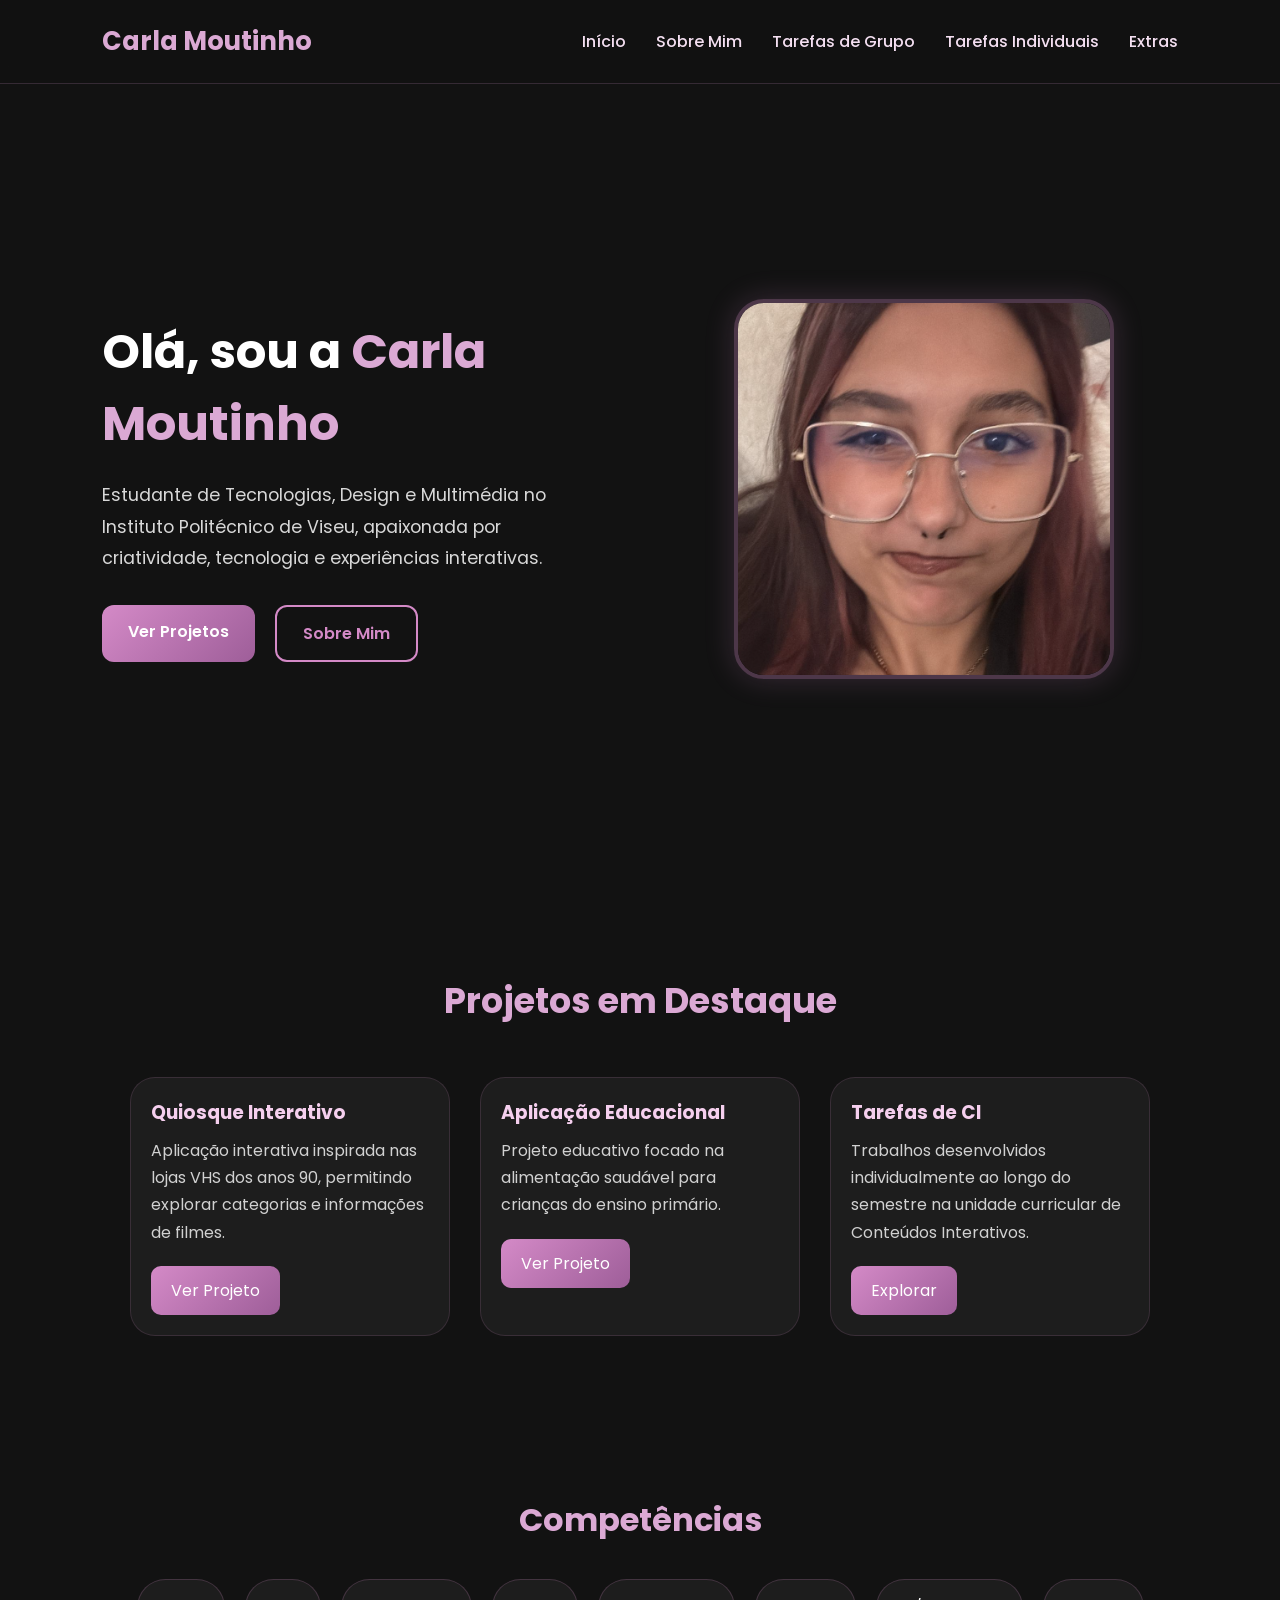
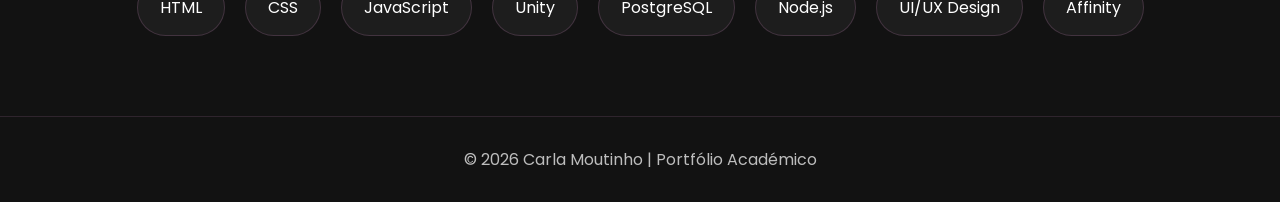
<file: index.html>
<!DOCTYPE html>
<html lang="pt">

<head>
    <meta charset="UTF-8">
    <meta name="viewport" content="width=device-width, initial-scale=1.0">
    <title>Carla Moutinho | Portfólio</title>
    <link rel="stylesheet" href="style.css">
</head>

<body>

    <!-- Navbar -->
    <header>
        <nav class="navbar">
            <h1 class="logo">Carla Moutinho</h1>

            <ul class="nav-links">
                <li><a href="index.html">Início</a></li>
                <li><a href="sobre.html">Sobre Mim</a></li>
                <li><a href="tarefasgrupo.html">Tarefas de Grupo</a></li>
                <li><a href="tarefasindividuais.html">Tarefas Individuais</a></li>
                <li><a href="extras.html">Extras</a></li>
            </ul>
        </nav>
    </header>

    <!-- Hero Section -->
    <section class="hero">

        <div class="hero-text">
            <h2>Olá, sou a <span>Carla Moutinho</span></h2>

            <p>
                Estudante de Tecnologias, Design e Multimédia no Instituto Politécnico de Viseu,
                apaixonada por criatividade, tecnologia e experiências interativas.
            </p>

            <div class="hero-buttons">
                <a href="tarefasgrupo.html" class="btn-primary">
                    Ver Projetos
                </a>

                <a href="sobre.html" class="btn-secondary">
                    Sobre Mim
                </a>
            </div>
        </div>

        <div class="hero-image">
            <img src="Fotos/fotoinicial.jpeg" alt="Foto Carla">
        </div>

    </section>

    <!-- Projetos Destaque -->
    <section class="destaques">

        <h2>Projetos em Destaque</h2>

        <div class="cards-container">

            <!-- Card 1 -->
            <div class="card">

                <h3>Quiosque Interativo</h3>

                <p>
                    Aplicação interativa inspirada nas lojas VHS dos anos 90,
                    permitindo explorar categorias e informações de filmes.
                </p>

                <a href="tarefasgrupo.html" class="card-btn">
                    Ver Projeto
                </a>
            </div>

            <!-- Card 2 -->
            <div class="card">
                
                <h3>Aplicação Educacional</h3>

                <p>
                    Projeto educativo focado na alimentação saudável para
                    crianças do ensino primário.
                </p>

                <a href="tarefasgrupo.html" class="card-btn">
                    Ver Projeto
                </a>
            </div>

            <!-- Card 3 -->
            <div class="card">

                <h3>Tarefas de CI</h3>

                <p>
                    Trabalhos desenvolvidos individualmente ao longo do semestre
                    na unidade curricular de Conteúdos Interativos.
                </p>

                <a href="tarefasindividuais.html" class="card-btn">
                    Explorar
                </a>
            </div>

        </div>
    </section>

    <!-- Competências -->
    <section class="competencias">

        <h2>Competências</h2>

        <div class="skills">

            <span>HTML</span>
            <span>CSS</span>
            <span>JavaScript</span>
            <span>Unity</span>
            <span>PostgreSQL</span>
            <span>Node.js</span>
            <span>UI/UX Design</span>
            <span>Affinity</span>

        </div>
    </section>

    <!-- Footer -->
    <footer>
        <p>© 2026 Carla Moutinho | Portfólio Académico</p>
    </footer>

</body>

</html>
</file>
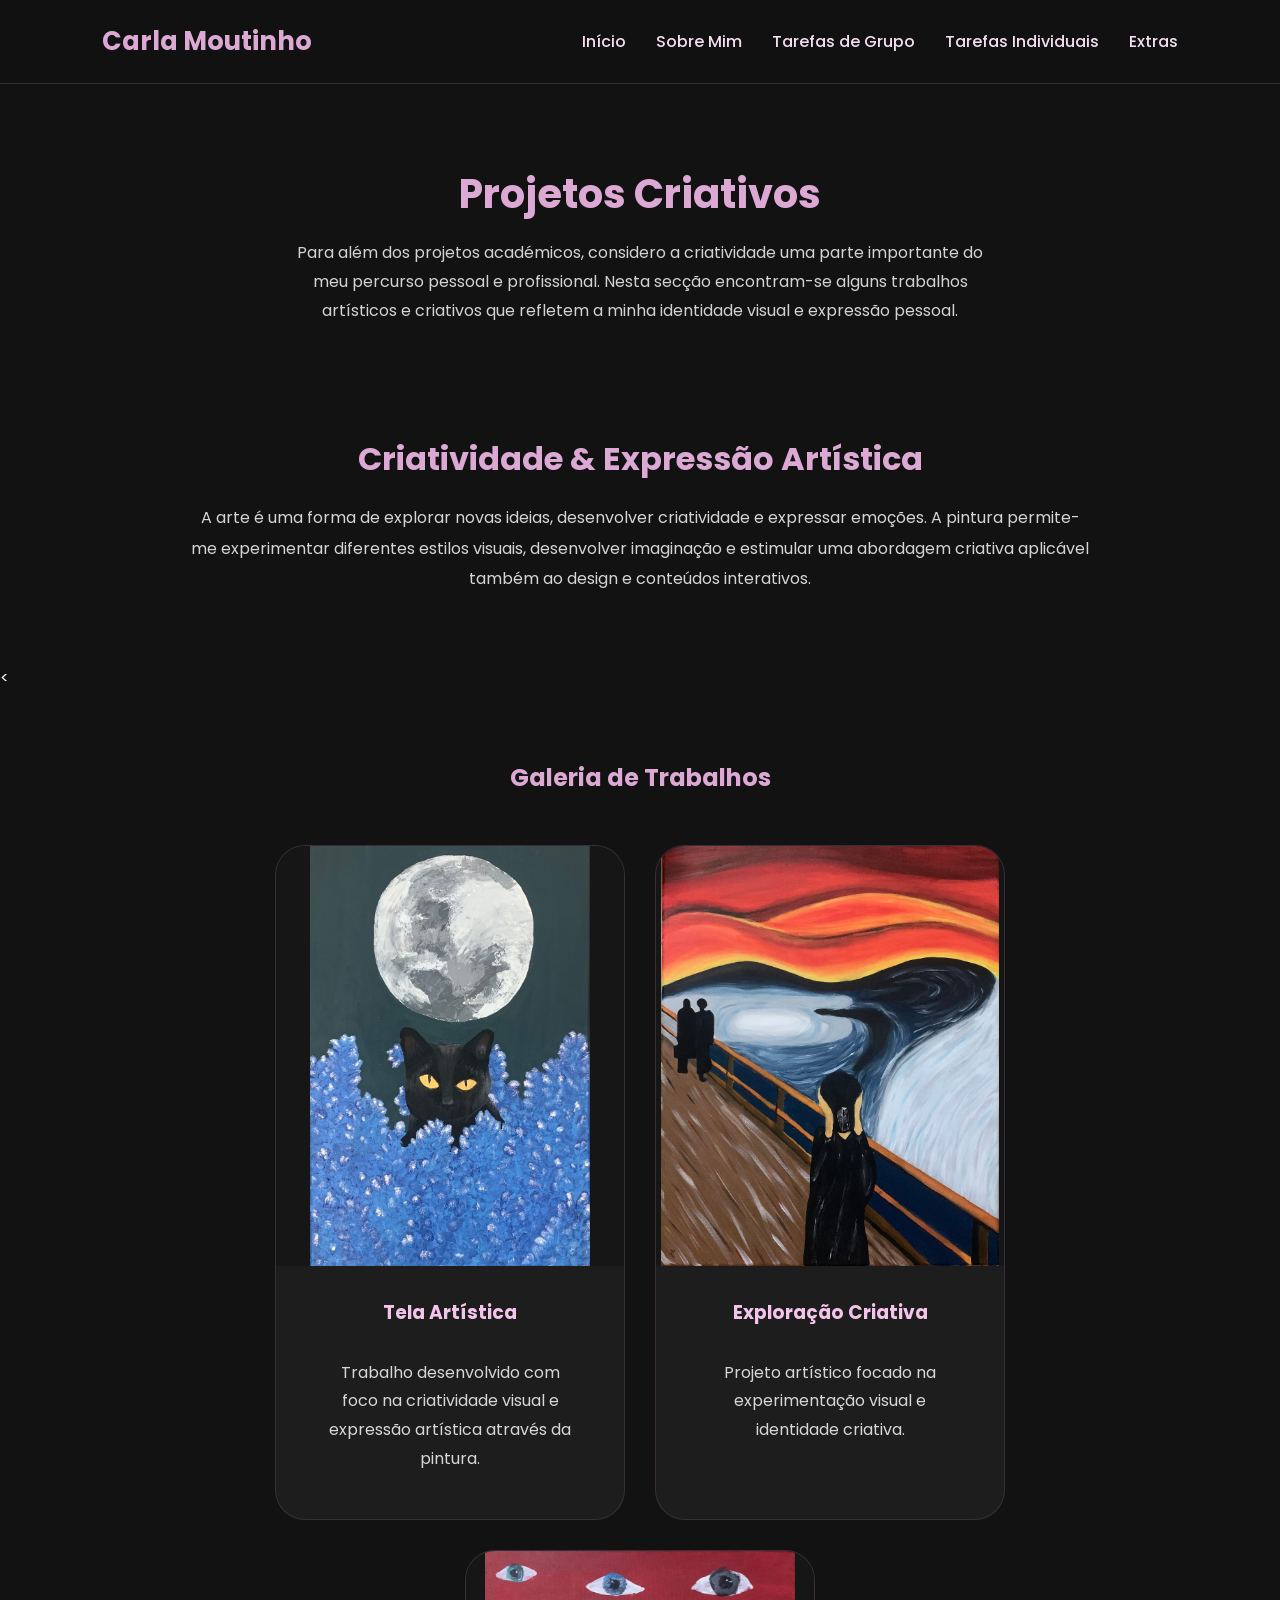
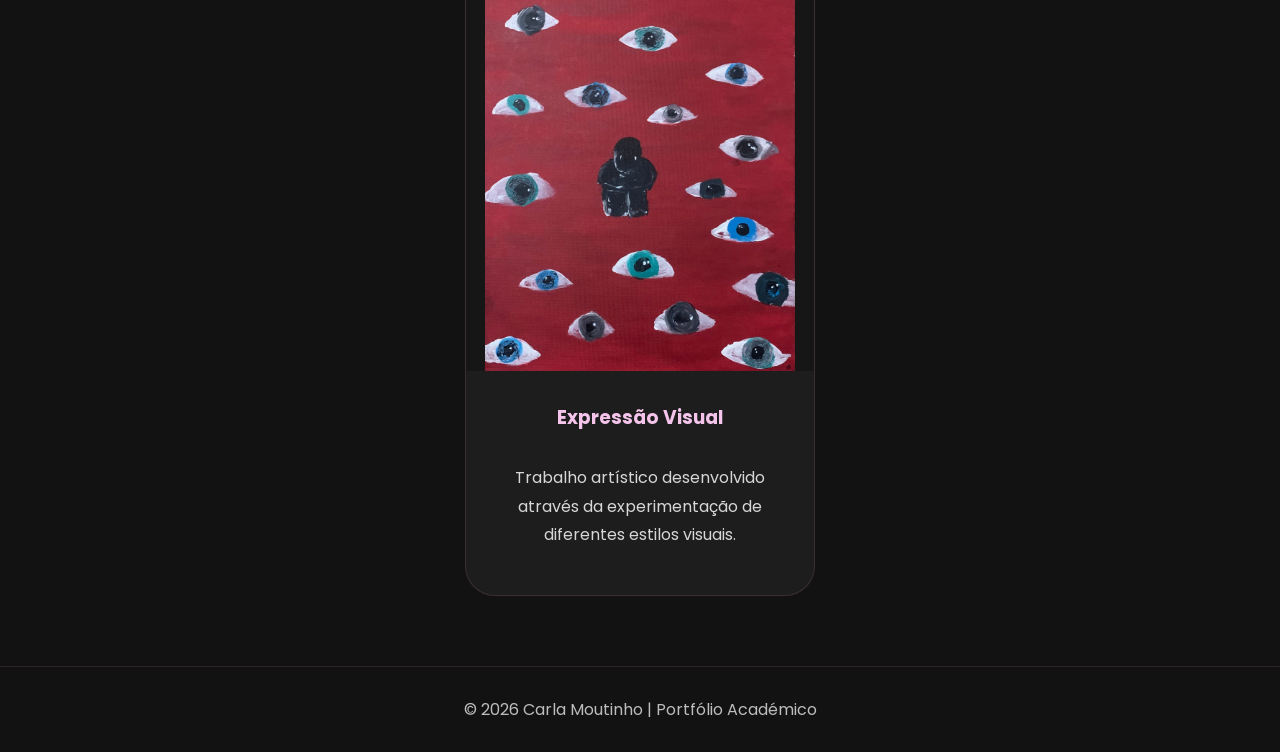
<file: extras.html>
<!DOCTYPE html>
<html lang="pt">

<head>
    <meta charset="UTF-8">
    <meta name="viewport" content="width=device-width, initial-scale=1.0">
    <title>Projetos Criativos | Carla Moutinho</title>
    <link rel="stylesheet" href="style.css">
</head>

<body>

<header>
    <nav class="navbar">
        <h1 class="logo">Carla Moutinho</h1>

        <ul class="nav-links">
            <li><a href="index.html">Início</a></li>
            <li><a href="sobre.html">Sobre Mim</a></li>
            <li><a href="tarefasgrupo.html">Tarefas de Grupo</a></li>
            <li><a href="tarefasindividuais.html">Tarefas Individuais</a></li>
            <li><a href="extras.html">Extras</a></li>
        </ul>
    </nav>
</header>

<!-- TITULO -->
<section class="page-title">

    <h2>Projetos Criativos</h2>

    <p>
        Para além dos projetos académicos, considero a criatividade
        uma parte importante do meu percurso pessoal e profissional.
        Nesta secção encontram-se alguns trabalhos artísticos e
        criativos que refletem a minha identidade visual e expressão pessoal.
    </p>

</section>

<!-- INTRO -->
<section class="info-section">

    <h2>Criatividade & Expressão Artística</h2>

    <p>
        A arte é uma forma de explorar novas ideias,
        desenvolver criatividade e expressar emoções.
        A pintura permite-me experimentar diferentes
        estilos visuais, desenvolver imaginação e
        estimular uma abordagem criativa aplicável
        também ao design e conteúdos interativos.
    </p>

</section>

<!-- GALERIA -->
<

    <section class="galeria">

    <h2>Galeria de Trabalhos</h2>

    <div class="galeria-criativa">

        <!-- TELA 1 -->
        <div class="arte-card">

            <img src="Fotos/1tele.jpg" alt="Tela artística 1">

            <div class="arte-info">
                <h3>Tela Artística</h3>

                <p>
                    Trabalho desenvolvido com foco na
                    criatividade visual e expressão
                    artística através da pintura.
                </p>
            </div>

        </div>

        <!-- TELA 2 -->
        <div class="arte-card">

            <img src="Fotos/2tele.jpg" alt="Tela artística 2">

            <div class="arte-info">
                <h3>Exploração Criativa</h3>

                <p>
                    Projeto artístico focado na
                    experimentação visual e identidade
                    criativa.
                </p>
            </div>

        </div>

        <!-- TELA 3 -->
        <div class="arte-card">

            <img src="Fotos/3tele.jpg" alt="Tela artística 3">

            <div class="arte-info">
                <h3>Expressão Visual</h3>

                <p>
                    Trabalho artístico desenvolvido
                    através da experimentação de
                    diferentes estilos visuais.
                </p>
            </div>

        </div>

    </div>

</section>

<footer>
    <p>© 2026 Carla Moutinho | Portfólio Académico</p>
</footer>

</body>

</html>
</file>
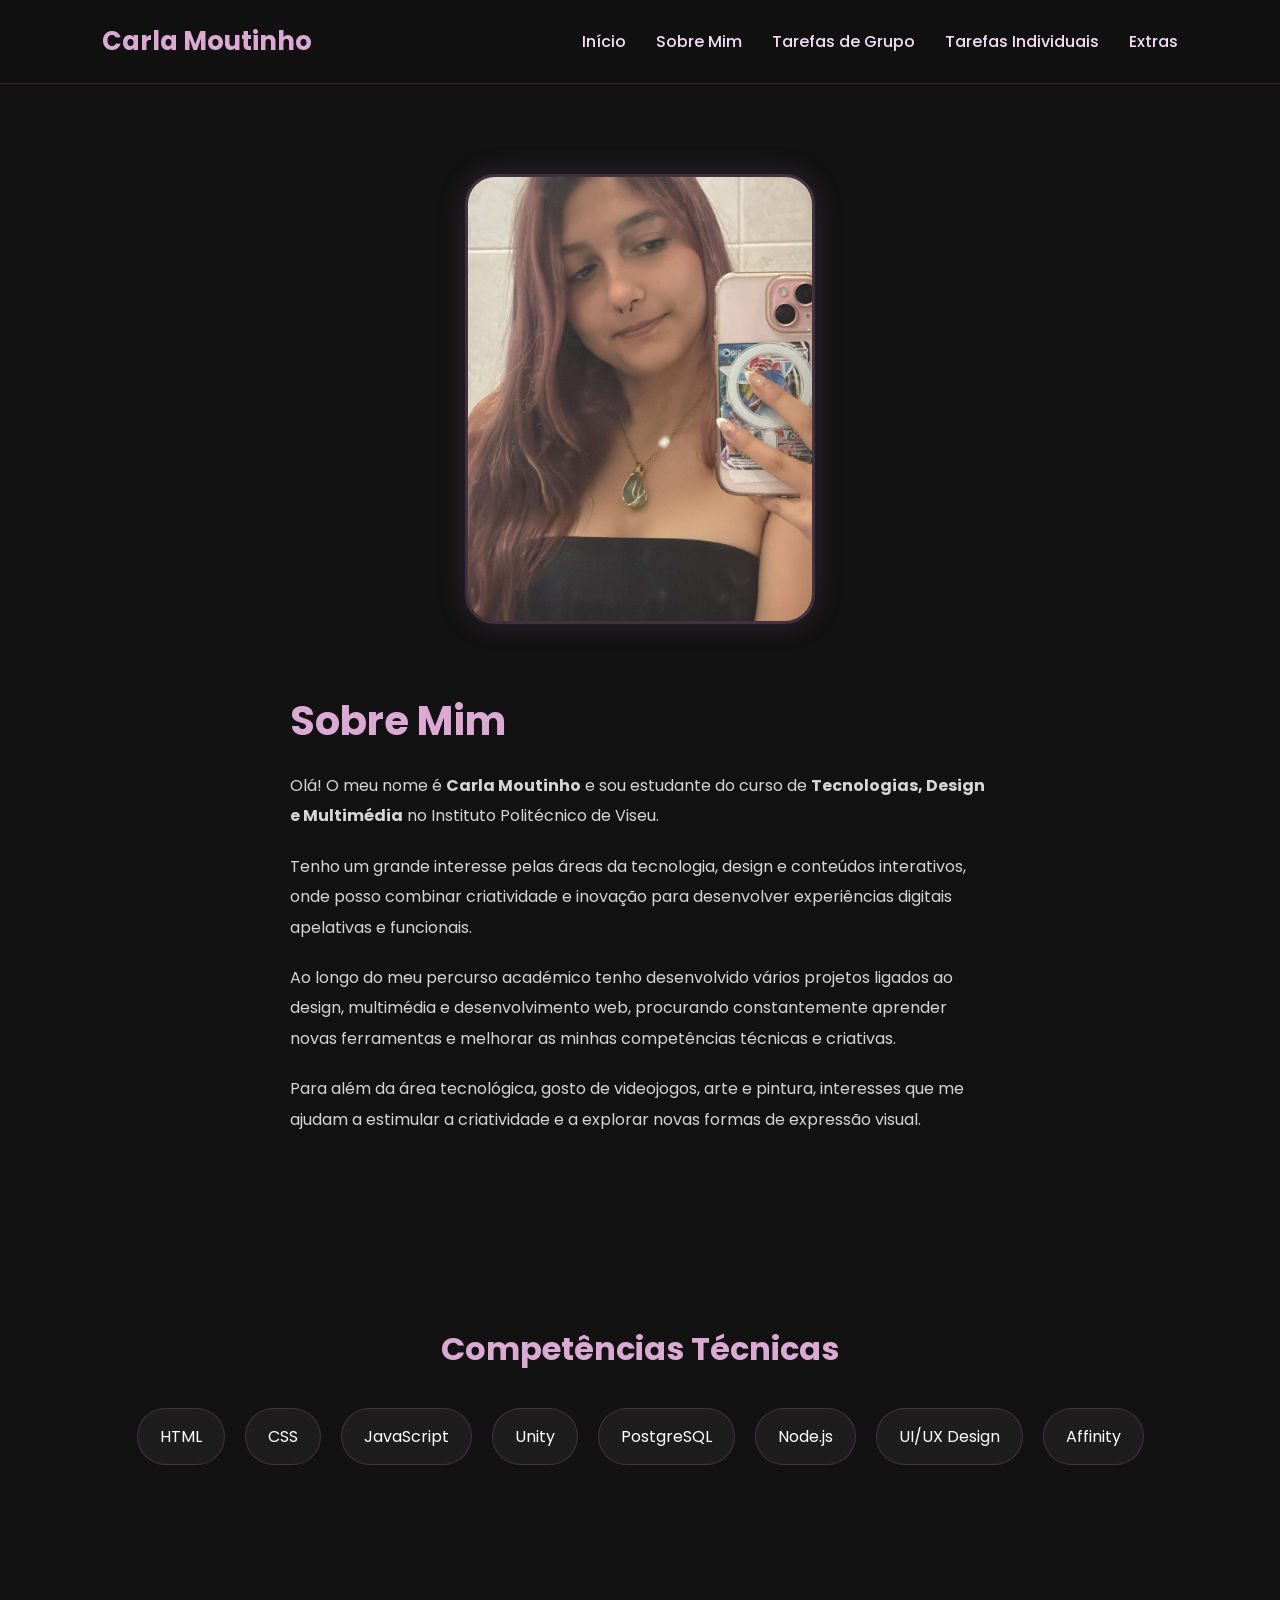
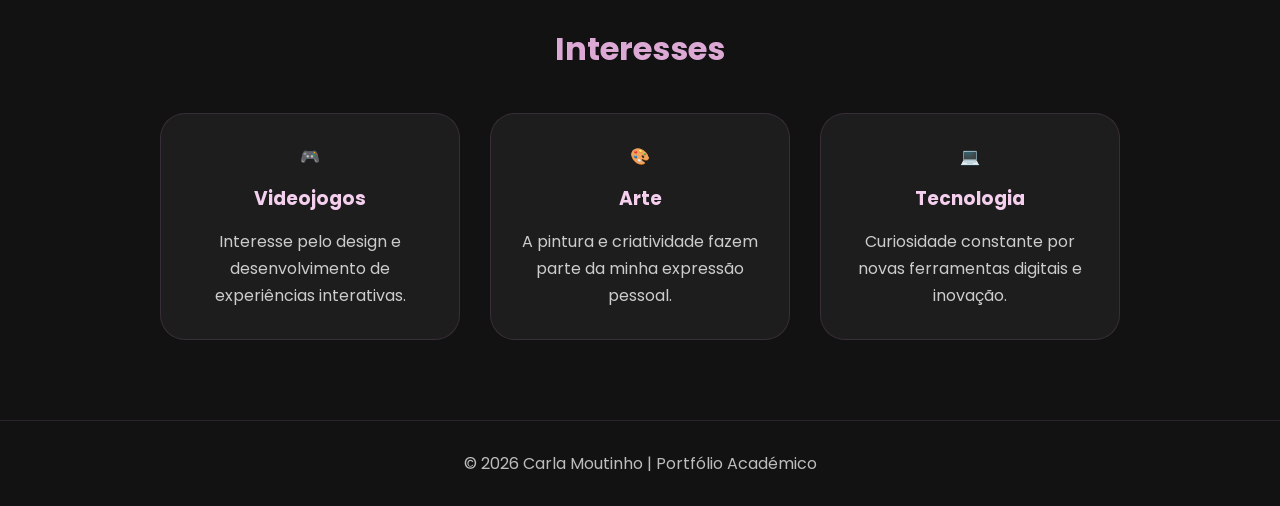
<file: sobre.html>
<!DOCTYPE html>
<html lang="pt">

<head>
    <meta charset="UTF-8">
    <meta name="viewport" content="width=device-width, initial-scale=1.0">
    <title>Sobre Mim | Carla Moutinho</title>
    <link rel="stylesheet" href="style.css">
</head>

<body>

    <!-- Navbar -->
    <header>
        <nav class="navbar">
            <h1 class="logo">Carla Moutinho</h1>

            <ul class="nav-links">
                <li><a href="index.html">Início</a></li>
                <li><a href="sobre.html">Sobre Mim</a></li>
                <li><a href="tarefasgrupo.html">Tarefas de Grupo</a></li>
                <li><a href="tarefasindividuais.html">Tarefas Individuais</a></li>
                <li><a href="extras.html">Extras</a></li>
            </ul>
        </nav>
    </header>

    <!-- SOBRE -->
    <section class="sobre-container">

        <div class="sobre-img">
            <img src="Fotos/Foto.jpeg" alt="Foto Carla">
        </div>

        <div class="sobre-texto">

            <h2>Sobre Mim</h2>

            <p>
                Olá! O meu nome é <strong>Carla Moutinho</strong> e sou estudante do curso
                de <strong>Tecnologias, Design e Multimédia</strong> no
                Instituto Politécnico de Viseu.
            </p>

            <p>
                Tenho um grande interesse pelas áreas da tecnologia, design
                e conteúdos interativos, onde posso combinar criatividade e
                inovação para desenvolver experiências digitais apelativas
                e funcionais.
            </p>

            <p>
                Ao longo do meu percurso académico tenho desenvolvido vários
                projetos ligados ao design, multimédia e desenvolvimento web,
                procurando constantemente aprender novas ferramentas e melhorar
                as minhas competências técnicas e criativas.
            </p>

            <p>
                Para além da área tecnológica, gosto de videojogos, arte e pintura,
                interesses que me ajudam a estimular a criatividade e a explorar
                novas formas de expressão visual.
            </p>

        </div>

    </section>

    <!-- COMPETÊNCIAS -->
    <section class="competencias">

        <h2>Competências Técnicas</h2>

        <div class="skills">

            <span>HTML</span>
            <span>CSS</span>
            <span>JavaScript</span>
            <span>Unity</span>
            <span>PostgreSQL</span>
            <span>Node.js</span>
            <span>UI/UX Design</span>
            <span>Affinity</span>

        </div>

    </section>

    <!-- INTERESSES -->
    <section class="interesses">

        <h2>Interesses</h2>

        <div class="interesses-cards">

            <div class="interesse-card">
                🎮
                <h3>Videojogos</h3>
                <p>Interesse pelo design e desenvolvimento de experiências interativas.</p>
            </div>

            <div class="interesse-card">
                🎨
                <h3>Arte</h3>
                <p>A pintura e criatividade fazem parte da minha expressão pessoal.</p>
            </div>

            <div class="interesse-card">
                💻
                <h3>Tecnologia</h3>
                <p>Curiosidade constante por novas ferramentas digitais e inovação.</p>
            </div>

        </div>

    </section>

    <!-- Footer -->
    <footer>
        <p>© 2026 Carla Moutinho | Portfólio Académico</p>
    </footer>

</body>

</html>
</file>
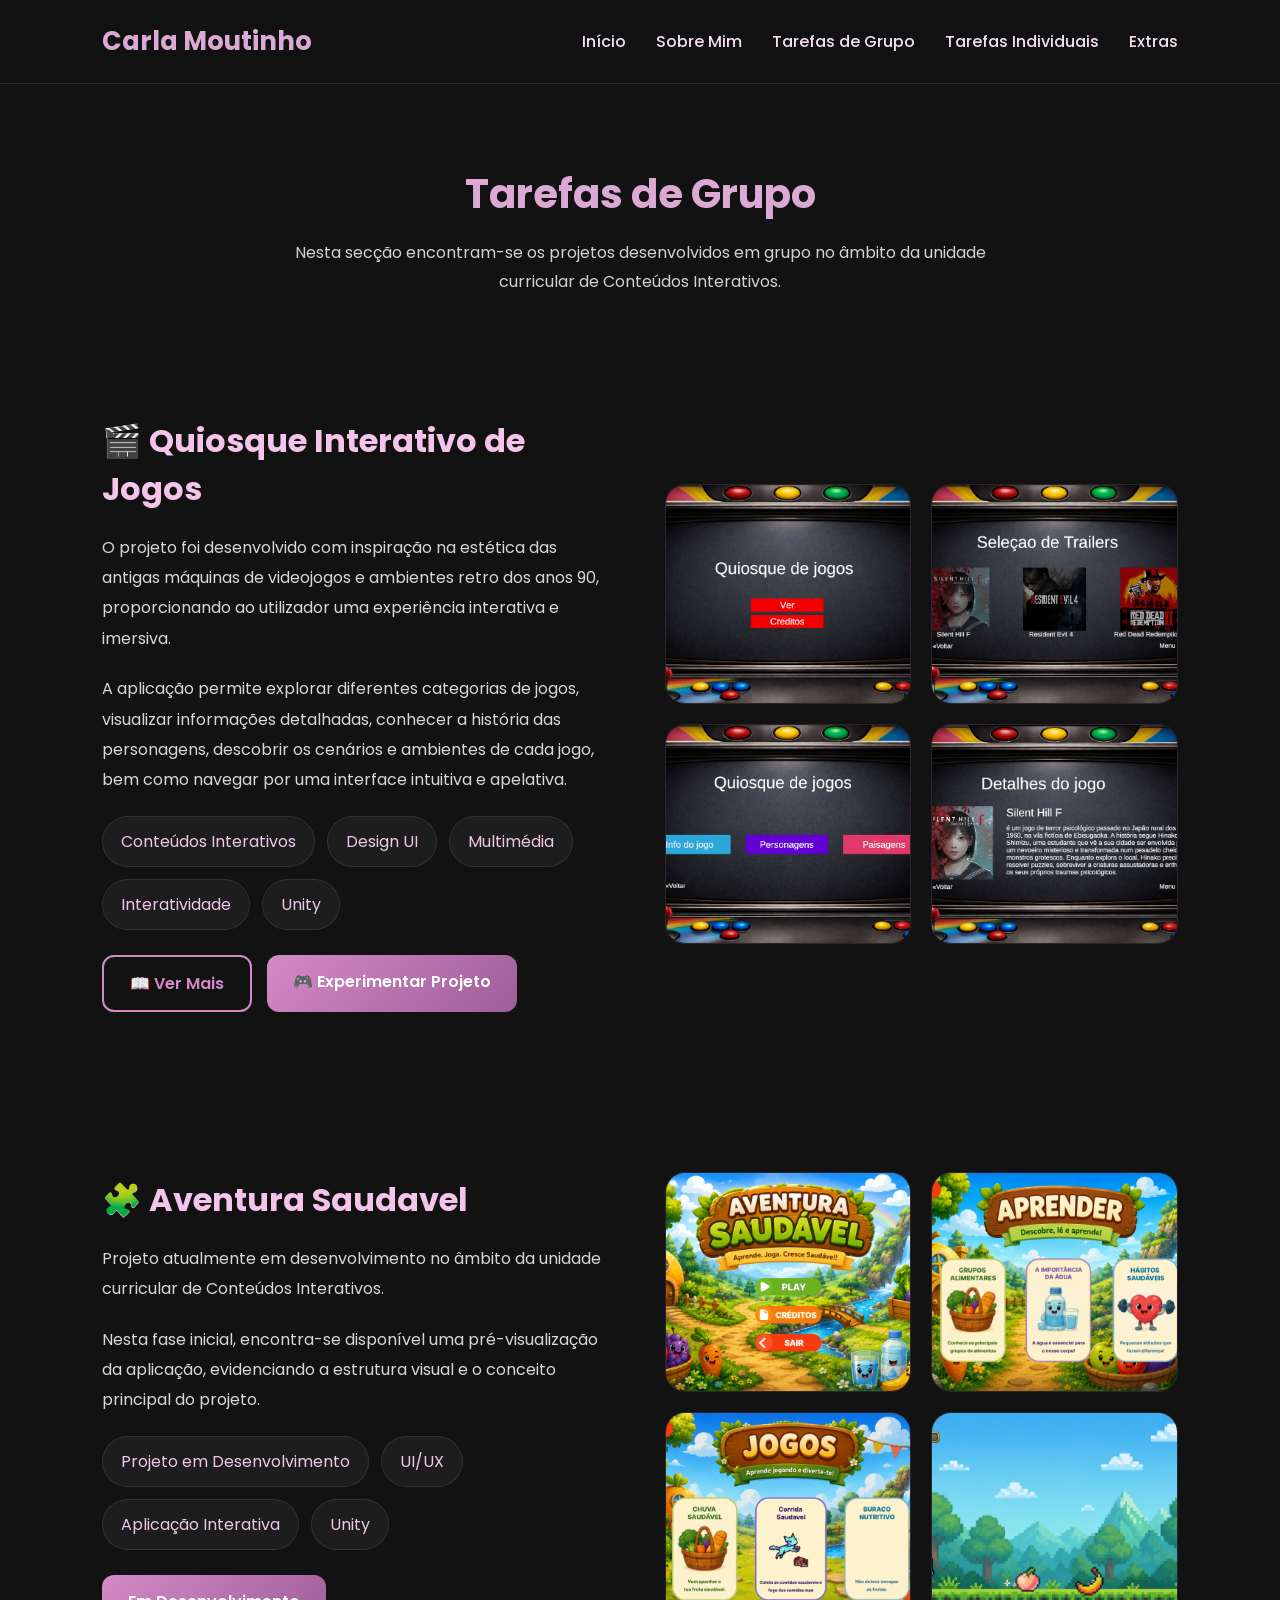
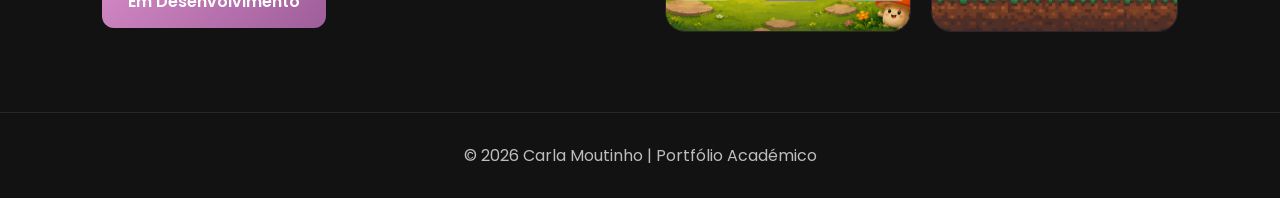
<file: tarefasgrupo.html>
<!DOCTYPE html>
<html lang="pt">

<head>
    <meta charset="UTF-8">
    <meta name="viewport" content="width=device-width, initial-scale=1.0">
    <title>Tarefas de Grupo | Carla Moutinho</title>
    <link rel="stylesheet" href="style.css">
</head>

<body>

    <!-- Navbar -->
    <header>
        <nav class="navbar">
            <h1 class="logo">Carla Moutinho</h1>

            <ul class="nav-links">
                <li><a href="index.html">Início</a></li>
                <li><a href="sobre.html">Sobre Mim</a></li>
                <li><a href="tarefasgrupo.html">Tarefas de Grupo</a></li>
                <li><a href="tarefasindividuais.html">Tarefas Individuais</a></li>
                <li><a href="extras.html">Extras</a></li>
            </ul>
        </nav>
    </header>

    <!-- TÍTULO -->
    <section class="page-title">
        <h2>Tarefas de Grupo</h2>

        <p>
            Nesta secção encontram-se os projetos desenvolvidos em grupo
            no âmbito da unidade curricular de Conteúdos Interativos.
        </p>
    </section>

    <!-- TG1 -->
    <section class="projeto-grupo">

        <div class="grupo-info">

            <h2>🎬 Quiosque Interativo de Jogos</h2>

            <p>
                O projeto foi desenvolvido com inspiração na
    estética das antigas máquinas de videojogos e
    ambientes retro dos anos 90, proporcionando
    ao utilizador uma experiência interativa e imersiva.
            </p>

            <p>
                 A aplicação permite explorar diferentes categorias
    de jogos, visualizar informações detalhadas,
    conhecer a história das personagens, descobrir
    os cenários e ambientes de cada jogo, bem como
    navegar por uma interface intuitiva e apelativa.
            </p>

            <div class="tags">
                <span>Conteúdos Interativos</span>
                <span>Design UI</span>
                <span>Multimédia</span>
                <span>Interatividade</span>
                 <span>Unity</span>
            </div>

            <div class="botoes-projeto">

                <a href="tg1.html" class="btn-secondary">
                    📖 Ver Mais
                </a>

                <a href="http://193.137.7.33/~aluno27653/TG1Grupo13/Ap/"
                    target="_blank"
                    class="btn-primary">
                    🎮 Experimentar Projeto
                </a>

            </div>

        </div>

        <div class="grupo-gallery">

            <img src="Fotos/tg1ini.png" alt="Página Inicial">
            <img src="Fotos/tg1selecao.png" alt="Categorias">
            <img src="Fotos/tg1info.png" alt="Filme">
            <img src="Fotos/tg1jogo.png" alt="Sobre">

        </div>

    </section>

    <!-- TG2 -->
    <section class="projeto-grupo">

        <div class="grupo-info">

            <h2>🧩 Aventura Saudavel </h2>

            <p>
                Projeto atualmente em desenvolvimento no âmbito da unidade
                curricular de Conteúdos Interativos.
            </p>

            <p>
                Nesta fase inicial, encontra-se disponível uma pré-visualização
                da aplicação, evidenciando a estrutura visual e o conceito
                principal do projeto.
            </p>

            <div class="tags">
                <span>Projeto em Desenvolvimento</span>
                <span>UI/UX</span>
                <span>Aplicação Interativa</span>
                 <span>Unity</span>
            </div>

            <div class="botoes-projeto">

                <a href="#" class="btn-primary">
                    Em Desenvolvimento
                </a>

            </div>

        </div>

        <div class="grupo-gallery">
            <img src="Fotos/tg2ini.png" alt="Página Inicial">
            <img src="Fotos/tg2aprender.png" alt="Preview TG2">
            <img src="Fotos/tg2jogos.png" alt="Preview TG2">
            <img src="Fotos/tg2meujogo.png" alt="Preview TG2">
        </div>

    </section>

    <!-- Footer -->
    <footer>
        <p>© 2026 Carla Moutinho | Portfólio Académico</p>
    </footer>

</body>

</html>
</file>
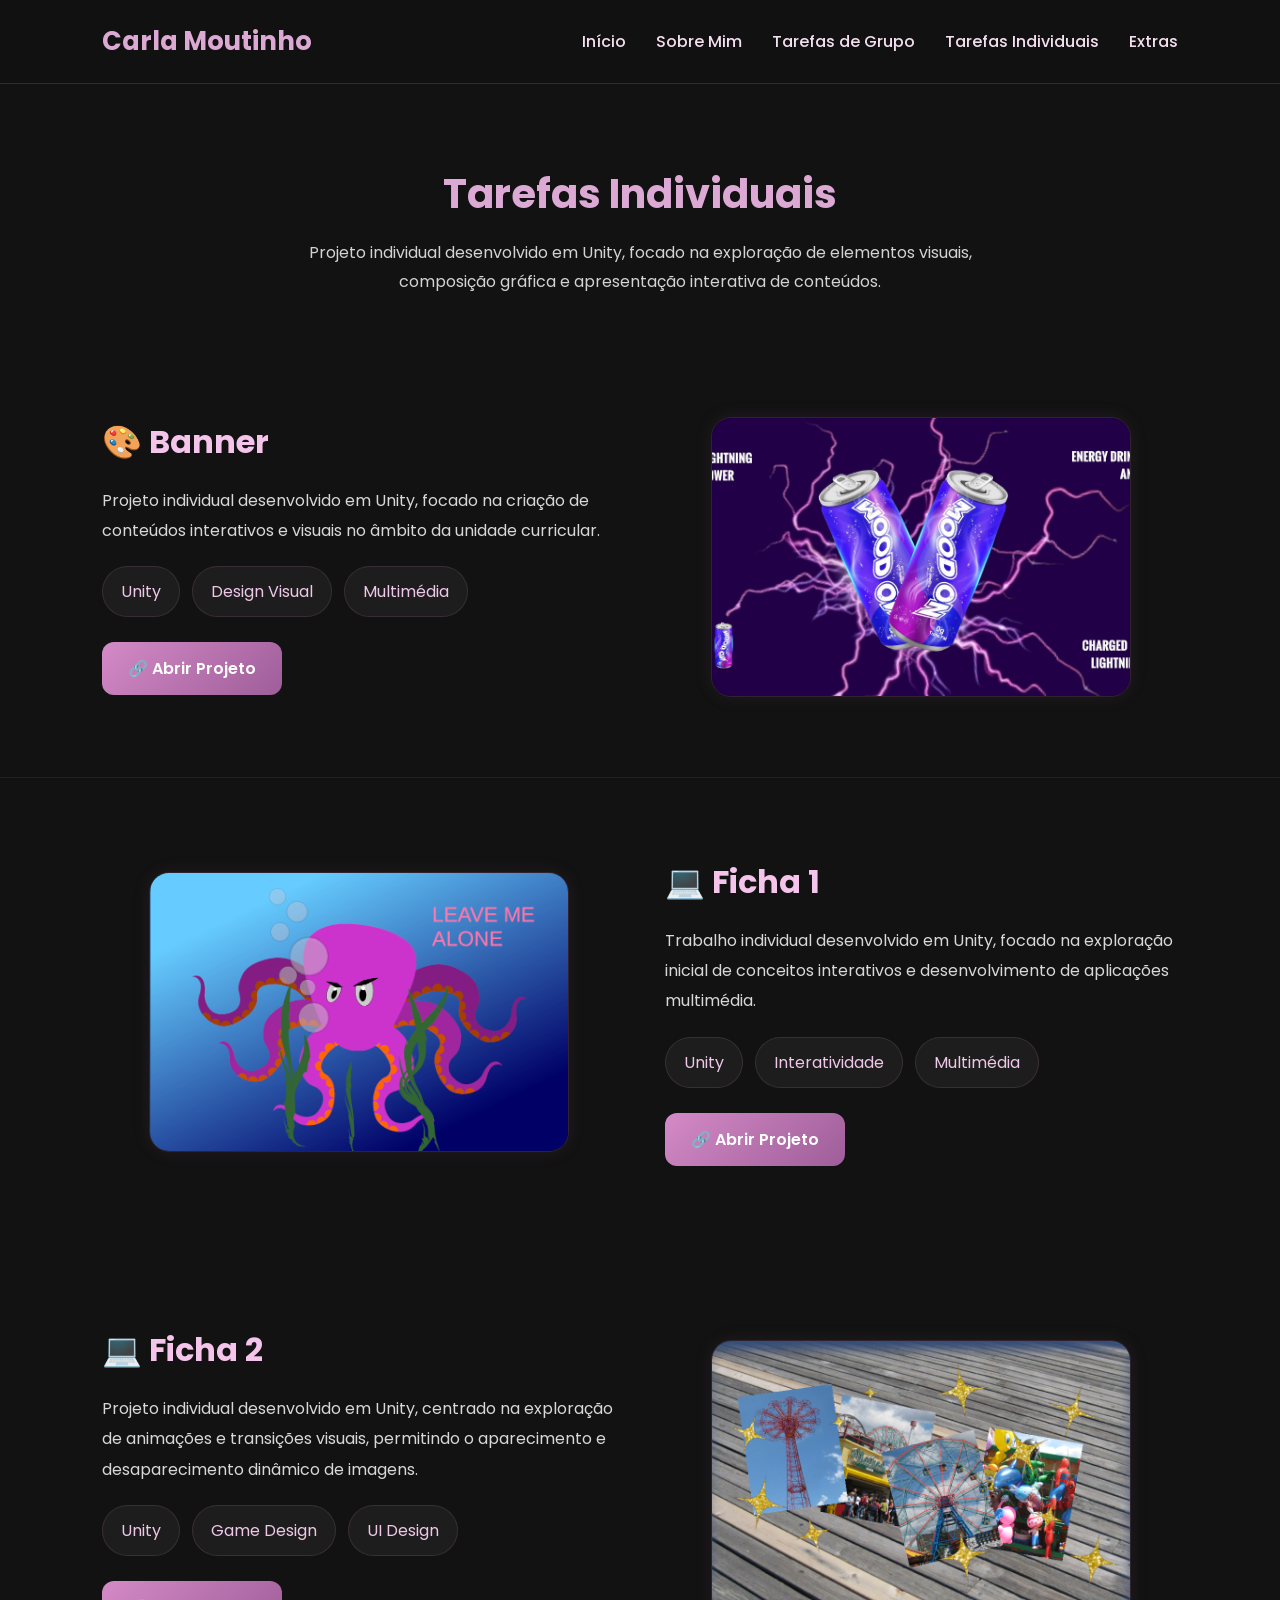
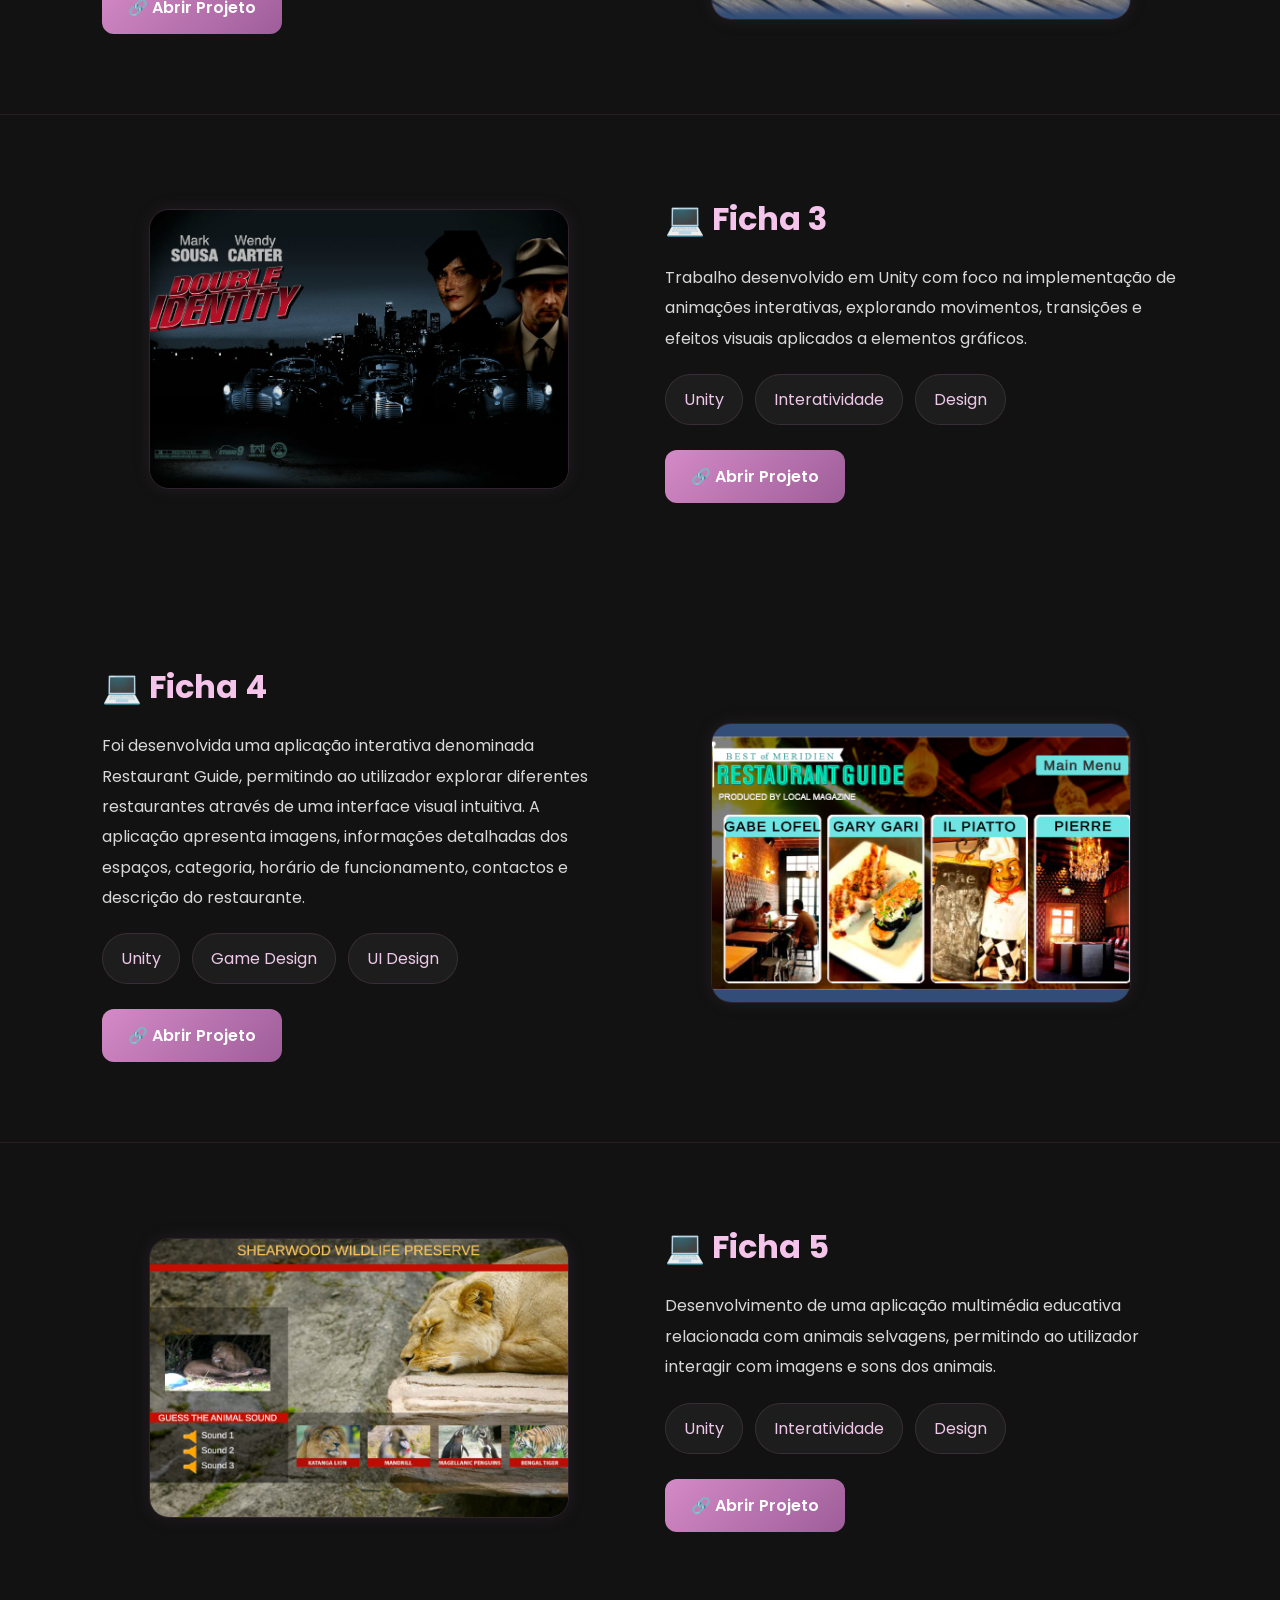
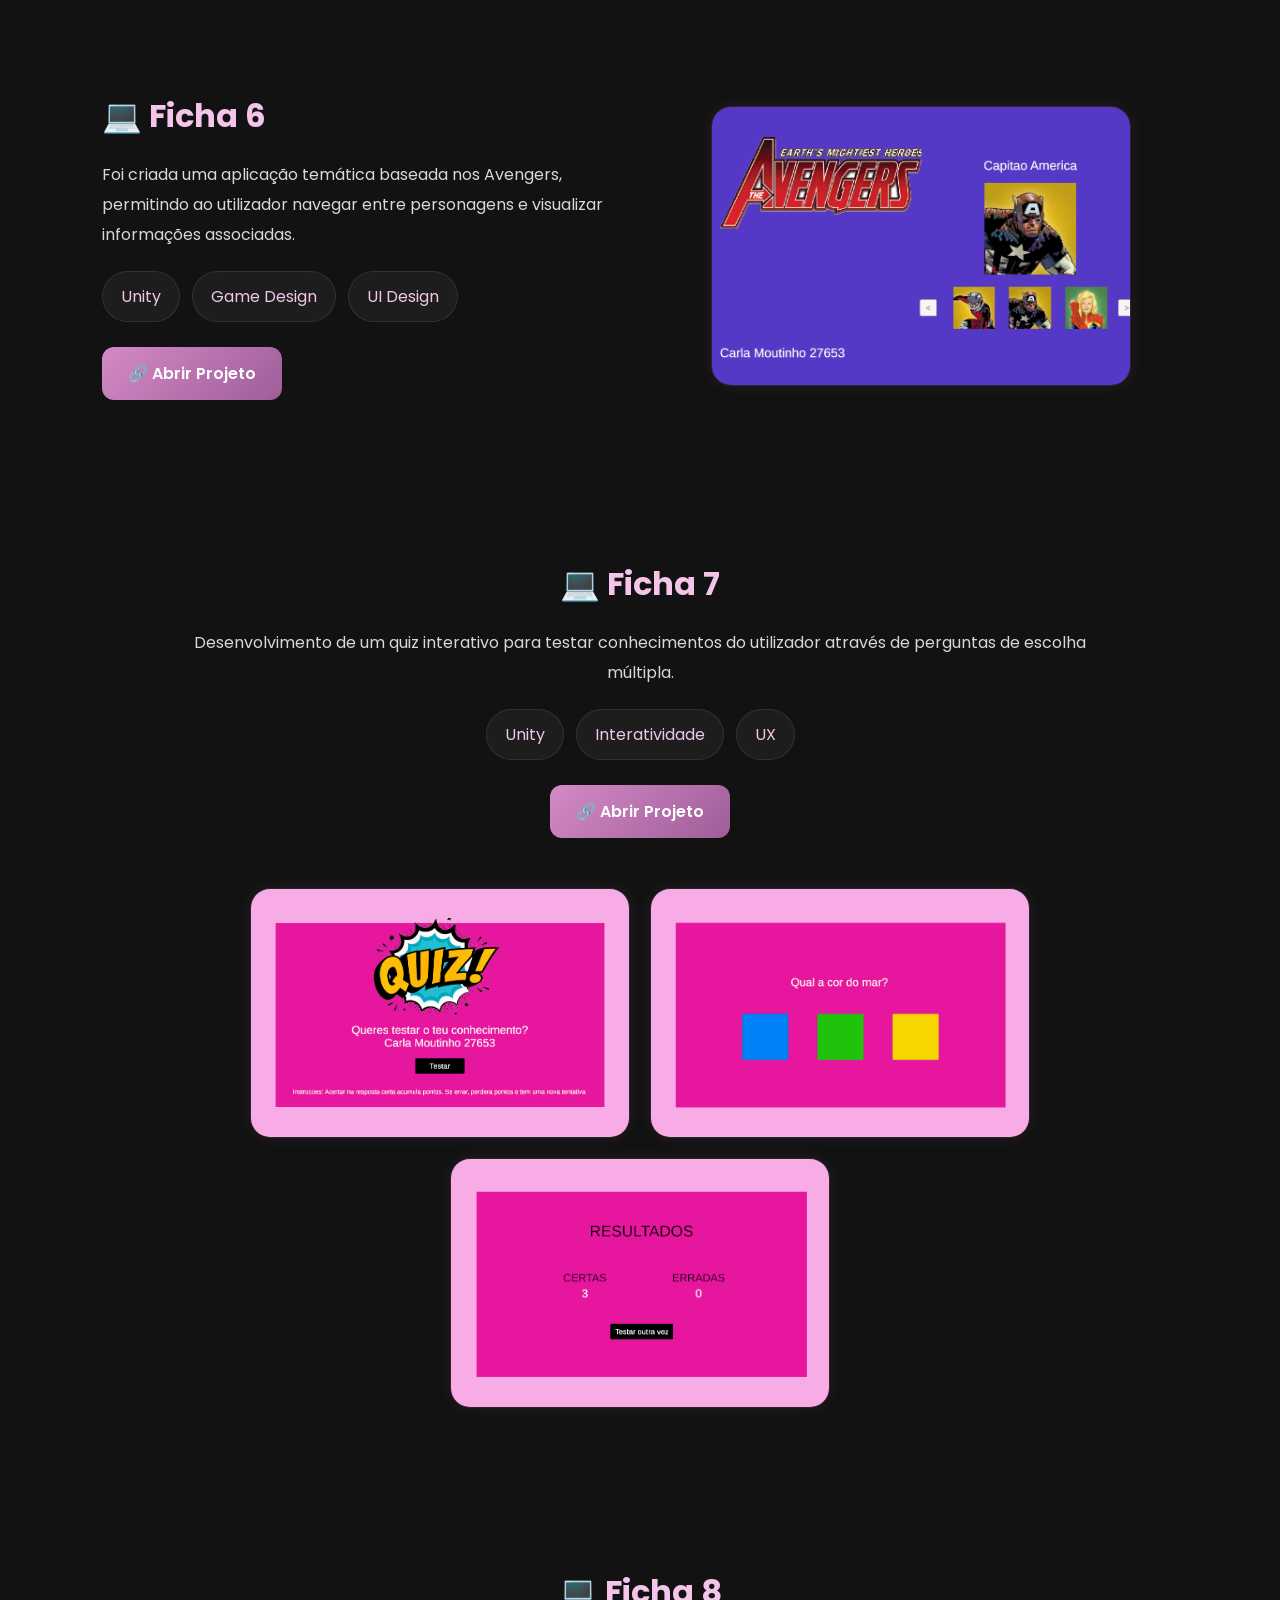
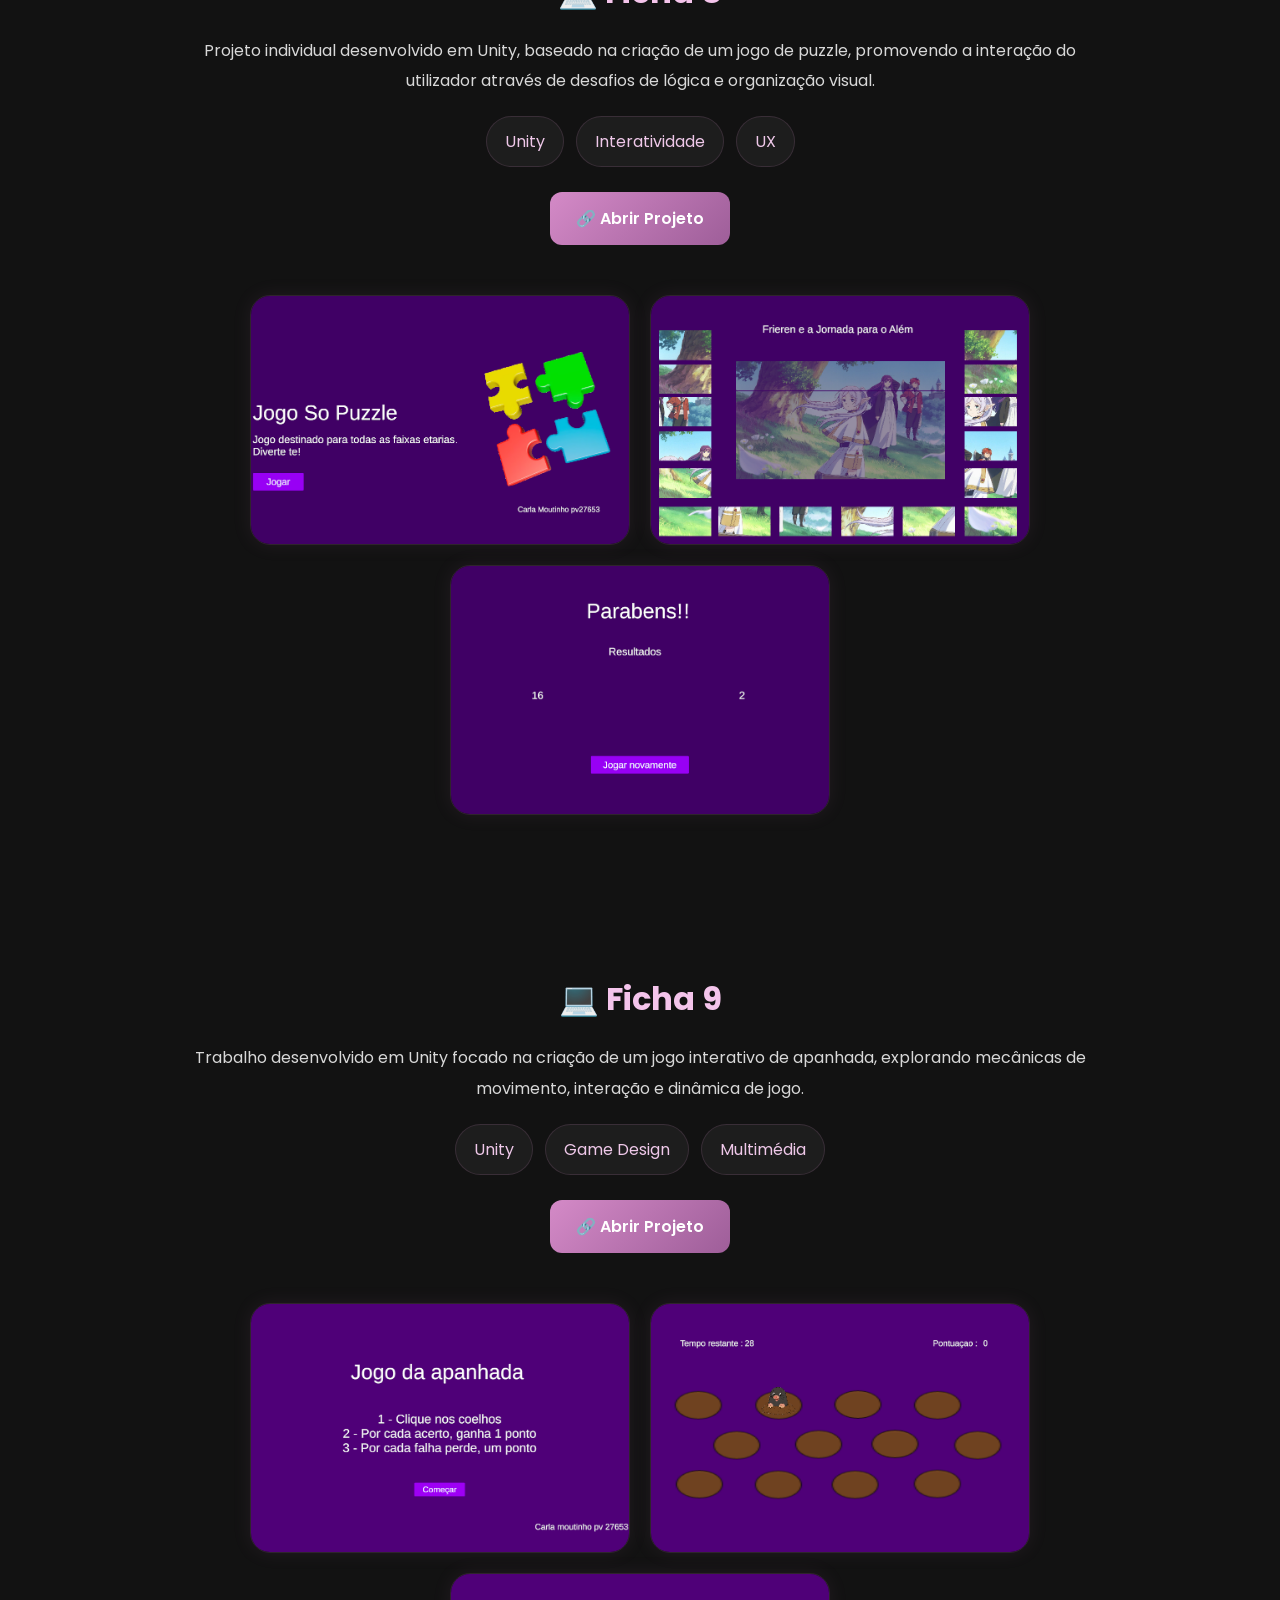
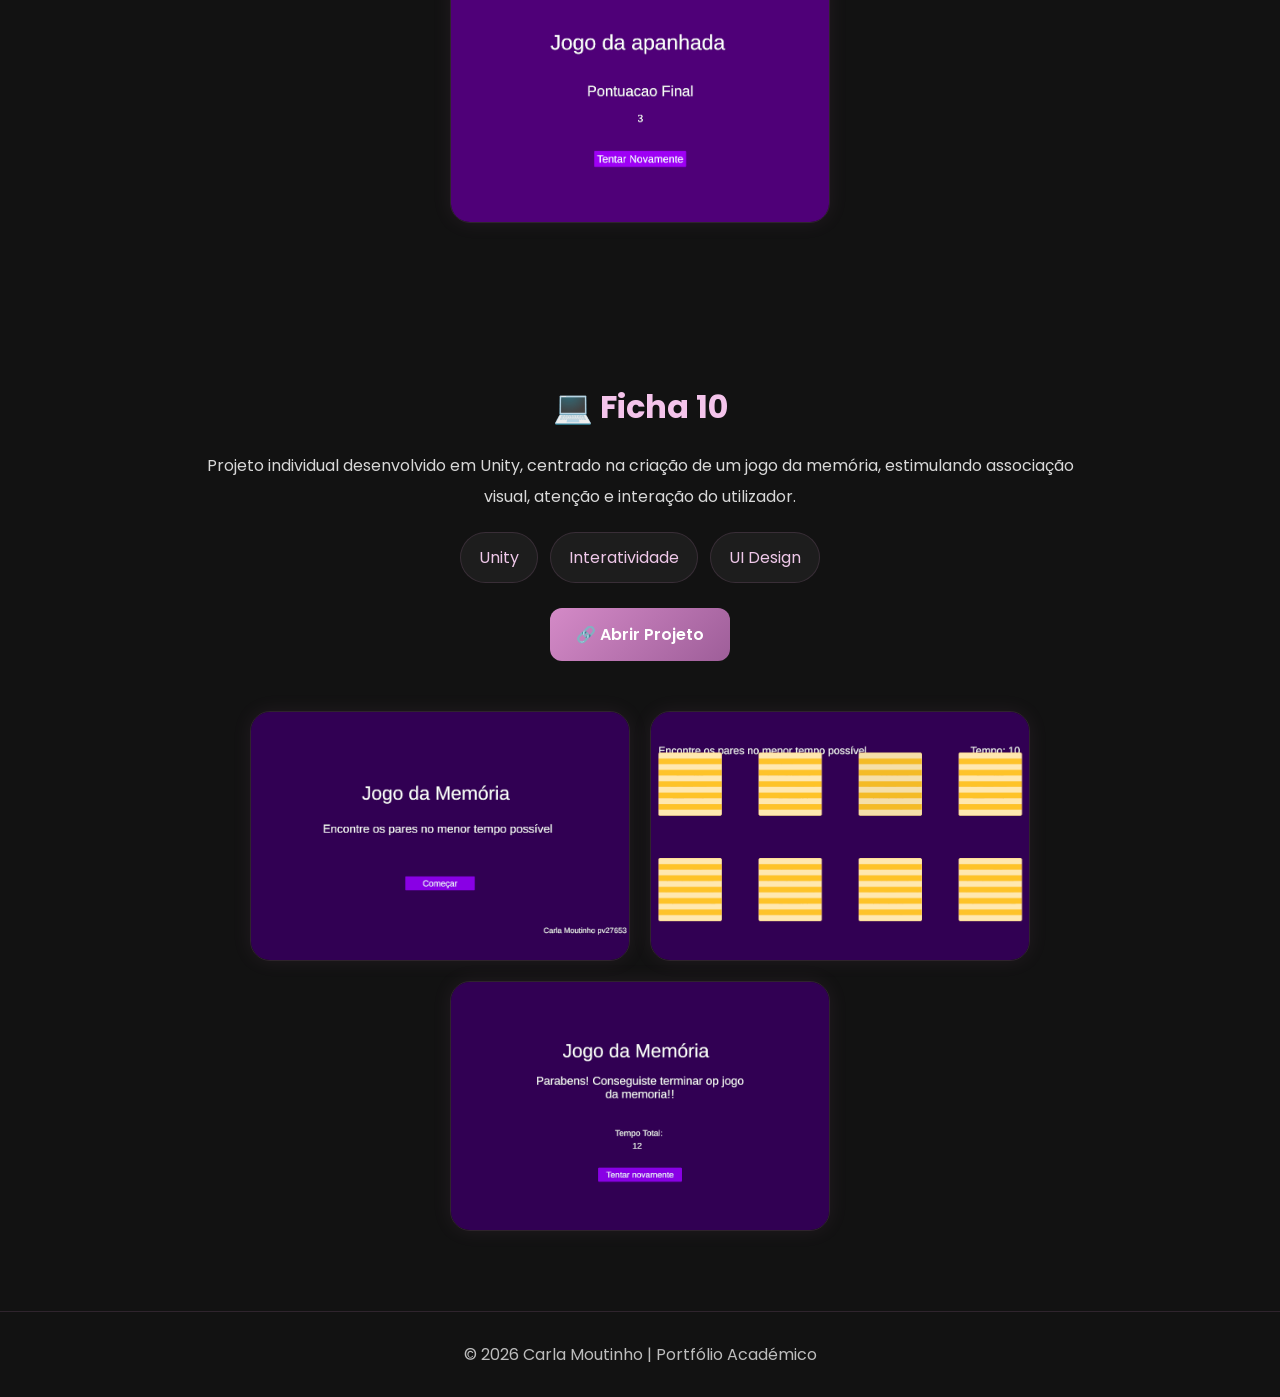
<file: tarefasindividuais.html>
<!DOCTYPE html>
<html lang="pt">

<head>
    <meta charset="UTF-8">
    <meta name="viewport" content="width=device-width, initial-scale=1.0">
    <title>Tarefas Individuais | Carla Moutinho</title>
    <link rel="stylesheet" href="style.css">
</head>

<body>

<header>
    <nav class="navbar">
        <h1 class="logo">Carla Moutinho</h1>

        <ul class="nav-links">
            <li><a href="index.html">Início</a></li>
            <li><a href="sobre.html">Sobre Mim</a></li>
            <li><a href="tarefasgrupo.html">Tarefas de Grupo</a></li>
            <li><a href="tarefasindividuais.html">Tarefas Individuais</a></li>
            <li><a href="extras.html">Extras</a></li>
        </ul>
    </nav>
</header>

<section class="page-title">

    <h2>Tarefas Individuais</h2>

    <p>
       <p>
    Projeto individual desenvolvido em Unity, focado
    na exploração de elementos visuais, composição
    gráfica e apresentação interativa de conteúdos.
</p>
    </p>

</section>

<!-- BANNER -->
<section class="projeto-grupo">

    <div class="grupo-info">

        <h2>🎨 Banner</h2>

        <p>
            Projeto individual desenvolvido em Unity,
            focado na criação de conteúdos interativos
            e visuais no âmbito da unidade curricular.
        </p>

        <div class="tags">
            <span>Unity</span>
            <span>Design Visual</span>
            <span>Multimédia</span>
        </div>

        <div class="botoes-projeto">
            <a href="http://193.137.7.33/~aluno27653/Banner/banner/"
                target="_blank"
                class="btn-primary">
                🔗 Abrir Projeto
            </a>
        </div>

    </div>

    <div class="tg2-preview">
        <img src="Fotos/banner.png" alt="Banner">
    </div>

</section>

<!-- FICHA 1 -->
<section class="projeto-grupo tg2">

    <div class="tg2-preview">
        <img src="Fotos/Ficha1.png" alt="Ficha 1">
    </div>

    <div class="grupo-info">

        <h2>💻 Ficha 1</h2>

        <p>
            <p>
    Trabalho individual desenvolvido em Unity,
    focado na exploração inicial de conceitos
    interativos e desenvolvimento de aplicações
    multimédia.
</p>
        </p>

        <div class="tags">
            <span>Unity</span>
            <span>Interatividade</span>
            <span>Multimédia</span>
        </div>

        <div class="botoes-projeto">
            <a href="http://193.137.7.33/~aluno27653/Ficha1/Ficha1CarlaMoutinho27653/"
                target="_blank"
                class="btn-primary">
                🔗 Abrir Projeto
            </a>
        </div>

    </div>

</section>

<!-- FICHA 2 -->
<section class="projeto-grupo">

    <div class="grupo-info">

        <h2>💻 Ficha 2</h2>

        <p>
          <p>
    Projeto individual desenvolvido em Unity,
    centrado na exploração de animações e
    transições visuais, permitindo o aparecimento
    e desaparecimento dinâmico de imagens.
</p>
        </p>

        <div class="tags">
            <span>Unity</span>
            <span>Game Design</span>
            <span>UI Design</span>
        </div>

        <div class="botoes-projeto">
            <a href="http://193.137.7.33/~aluno27653/Ficha2/Ficha2CI/"
                target="_blank"
                class="btn-primary">
                🔗 Abrir Projeto
            </a>
        </div>

    </div>

    <div class="tg2-preview">
        <img src="Fotos/Ficha2.png" alt="Ficha 2">
    </div>

</section>

<!-- FICHA 3 -->
<section class="projeto-grupo tg2">

    <div class="tg2-preview">
        <img src="Fotos/Ficha3.png" alt="Ficha 3">
    </div>

    <div class="grupo-info">

        <h2>💻 Ficha 3</h2>

        <p>
           <p>
    Trabalho desenvolvido em Unity com foco
    na implementação de animações interativas,
    explorando movimentos, transições e
    efeitos visuais aplicados a elementos gráficos.
</p>
        </p>

        <div class="tags">
            <span>Unity</span>
            <span>Interatividade</span>
            <span>Design</span>
        </div>

        <div class="botoes-projeto">
            <a href="http://193.137.7.33/~aluno27653/Ficha3/ficha3/"
                target="_blank"
                class="btn-primary">
                🔗 Abrir Projeto
            </a>
        </div>

    </div>

</section>

<!-- FICHA 4 -->
<section class="projeto-grupo">

    <div class="grupo-info">

        <h2>💻 Ficha 4</h2>

        <p>
          <p>
    Foi desenvolvida uma aplicação interativa denominada Restaurant Guide, permitindo ao utilizador explorar diferentes restaurantes através de uma interface visual intuitiva. 
    A aplicação apresenta imagens, informações detalhadas dos espaços, categoria, horário de funcionamento, contactos e descrição do restaurante.
    
</p>
        </p>

        <div class="tags">
            <span>Unity</span>
            <span>Game Design</span>
            <span>UI Design</span>
        </div>

        <div class="botoes-projeto">
            <a href="http://193.137.7.33/~aluno27653/Ficha4/cificha4build/"
                target="_blank"
                class="btn-primary">
                🔗 Abrir Projeto
            </a>
        </div>

    </div>

    <div class="tg2-preview">
        <img src="Fotos/Ficha4.png" alt="Ficha 2">
    </div>

</section>

<!-- FICHA 5 -->
<section class="projeto-grupo tg2">

    <div class="tg2-preview">
        <img src="Fotos/Ficha5.png" alt="Ficha 3">
    </div>

    <div class="grupo-info">

        <h2>💻 Ficha 5</h2>

        <p>
           <p>
        Desenvolvimento de uma aplicação multimédia educativa relacionada com animais selvagens, permitindo ao utilizador interagir com imagens e sons dos animais.
</p>
        </p>

        <div class="tags">
            <span>Unity</span>
            <span>Interatividade</span>
            <span>Design</span>
        </div>

        <div class="botoes-projeto">
            <a href="http://193.137.7.33/~aluno27653/Ficha5/cificha5build/"
                target="_blank"
                class="btn-primary">
                🔗 Abrir Projeto
            </a>
        </div>

    </div>

</section>

<!-- FICHA 6 -->
<section class="projeto-grupo">

    <div class="grupo-info">

        <h2>💻 Ficha 6</h2>

        <p>
          <p>
         Foi criada uma aplicação temática baseada nos Avengers, permitindo ao utilizador navegar entre personagens e visualizar informações associadas.
</p>
        </p>

        <div class="tags">
            <span>Unity</span>
            <span>Game Design</span>
            <span>UI Design</span>
        </div>

        <div class="botoes-projeto">
            <a href="http://193.137.7.33/~aluno27653/Ficha6/cificha6build/"
                target="_blank"
                class="btn-primary">
                🔗 Abrir Projeto
            </a>
        </div>

    </div>

    <div class="tg2-preview">
        <img src="Fotos/Ficha6.png" alt="Ficha 2">
    </div>

</section>

<!-- FICHA 7 -->
<section class="projeto-grupo coluna">

    <div class="grupo-info centro">

        <h2>💻 Ficha 7</h2>

        <p>
          <p>
    Desenvolvimento de um quiz interativo para testar conhecimentos do utilizador através de perguntas de escolha múltipla.
        </p>

        <div class="tags">
            <span>Unity</span>
            <span>Interatividade</span>
            <span>UX</span>
        </div>

        <div class="botoes-projeto">
            <a href="http://193.137.7.33/~aluno27653/Ficha7/cificcha7build/"
                target="_blank"
                class="btn-primary">
                🔗 Abrir Projeto
            </a>
        </div>
 
    </div>

    <div class="tg2-preview">
        <img src="Fotos/Ficha7 1.png" alt="Ficha 8">
         <img src="Fotos/ficha7 2.png" alt="Ficha 8">
          <img src="Fotos/Ficha7 3.png" alt="Ficha 8">
    </div>

</section>

<!-- FICHA 8 -->
<section class="projeto-grupo coluna">

    <div class="grupo-info centro">

        <h2>💻 Ficha 8</h2>

        <p>
          <p>
    Projeto individual desenvolvido em Unity,
    baseado na criação de um jogo de puzzle,
    promovendo a interação do utilizador através
    de desafios de lógica e organização visual.
</p>
        </p>

        <div class="tags">
            <span>Unity</span>
            <span>Interatividade</span>
            <span>UX</span>
        </div>

        <div class="botoes-projeto">
            <a href="http://193.137.7.33/~aluno27653/Ficha8/CarlaMoutinho27653Ficha8/"
                target="_blank"
                class="btn-primary">
                🔗 Abrir Projeto
            </a>
        </div>

    </div>

    <div class="tg2-preview">
        <img src="Fotos/Ficha8 1.png" alt="Ficha 8">
         <img src="Fotos/Ficha8 2.png" alt="Ficha 8">
          <img src="Fotos/Ficha8 3.png" alt="Ficha 8">
    </div>

</section>

<!-- FICHA 9 -->
<section class="projeto-grupo coluna">


    <div class="grupo-info centro">

        <h2>💻 Ficha 9</h2>

        <p>
         <p>
    Trabalho desenvolvido em Unity focado
    na criação de um jogo interativo de
    apanhada, explorando mecânicas de
    movimento, interação e dinâmica de jogo.
</p>
        </p>

        <div class="tags">
            <span>Unity</span>
            <span>Game Design</span>
            <span>Multimédia</span>
        </div>

        <div class="botoes-projeto">
            <a href="http://193.137.7.33/~aluno27653/Ficha9/ficha9cm/"
                target="_blank"
                class="btn-primary">
                🔗 Abrir Projeto
            </a>
        </div>

    </div>

    <div class="tg2-preview">
        <img src="Fotos/Ficha9 1.png" alt="Ficha 9">
        <img src="Fotos/Ficha9 2.png" alt="Ficha 9">
        <img src="Fotos/Ficha9 3.png" alt="Ficha 9">
    </div>

</section>

<!-- FICHA 10 -->
<section class="projeto-grupo coluna">

    <div class="grupo-info centro">

        <h2>💻 Ficha 10</h2>

        <p>
          <p>
    Projeto individual desenvolvido em Unity,
    centrado na criação de um jogo da memória,
    estimulando associação visual, atenção
    e interação do utilizador.
</p>
        </p>

        <div class="tags">
            <span>Unity</span>
            <span>Interatividade</span>
            <span>UI Design</span>
        </div>

        <div class="botoes-projeto">
            <a href="http://193.137.7.33/~aluno27653/Ficha10/10fi/"
                target="_blank"
                class="btn-primary">
                🔗 Abrir Projeto
            </a>
        </div>

    </div>

    <div class="tg2-preview">
        <img src="Fotos/Ficha10 1.png" alt="Ficha 10">
        <img src="Fotos/Ficha10 2.png" alt="Ficha 10">
        <img src="Fotos/Ficha10 3.png" alt="Ficha 10">
    </div>

</section>

<footer>
    <p>© 2026 Carla Moutinho | Portfólio Académico</p>
</footer>

</body>
</html>
</file>
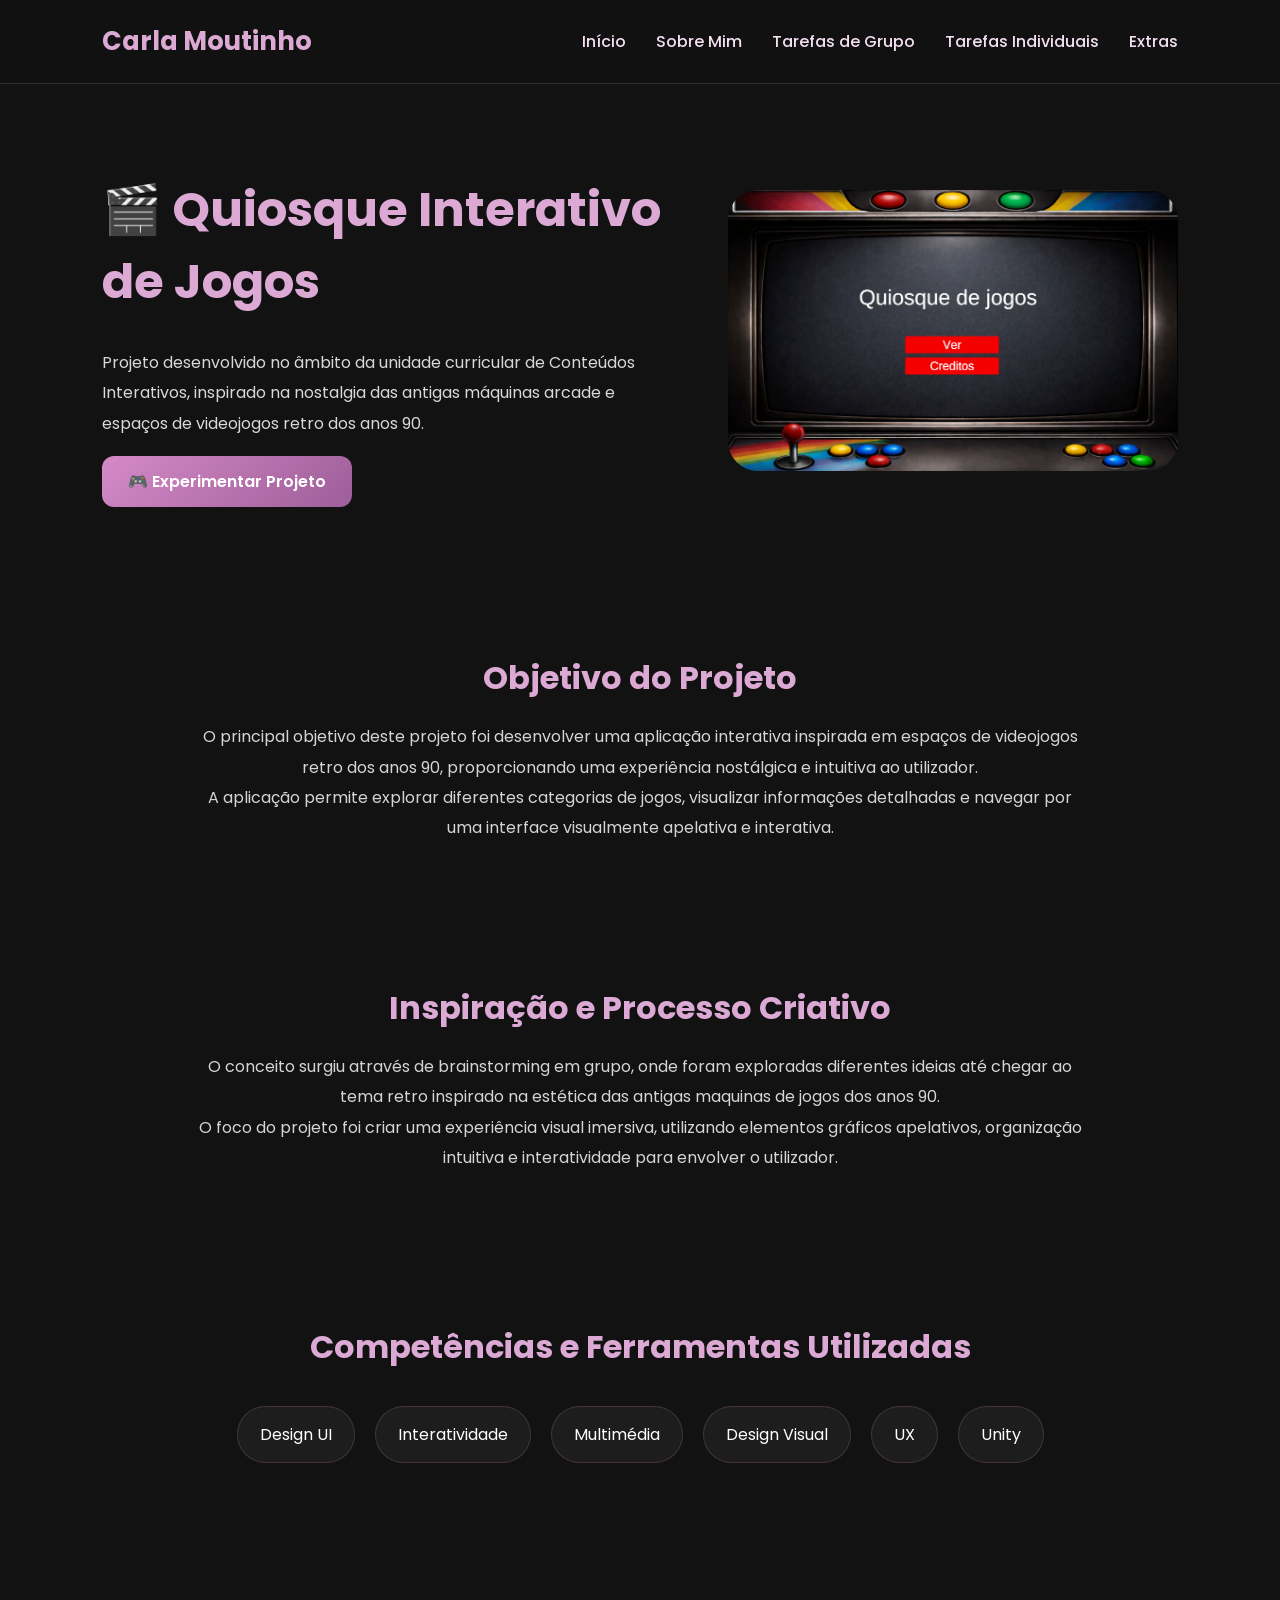
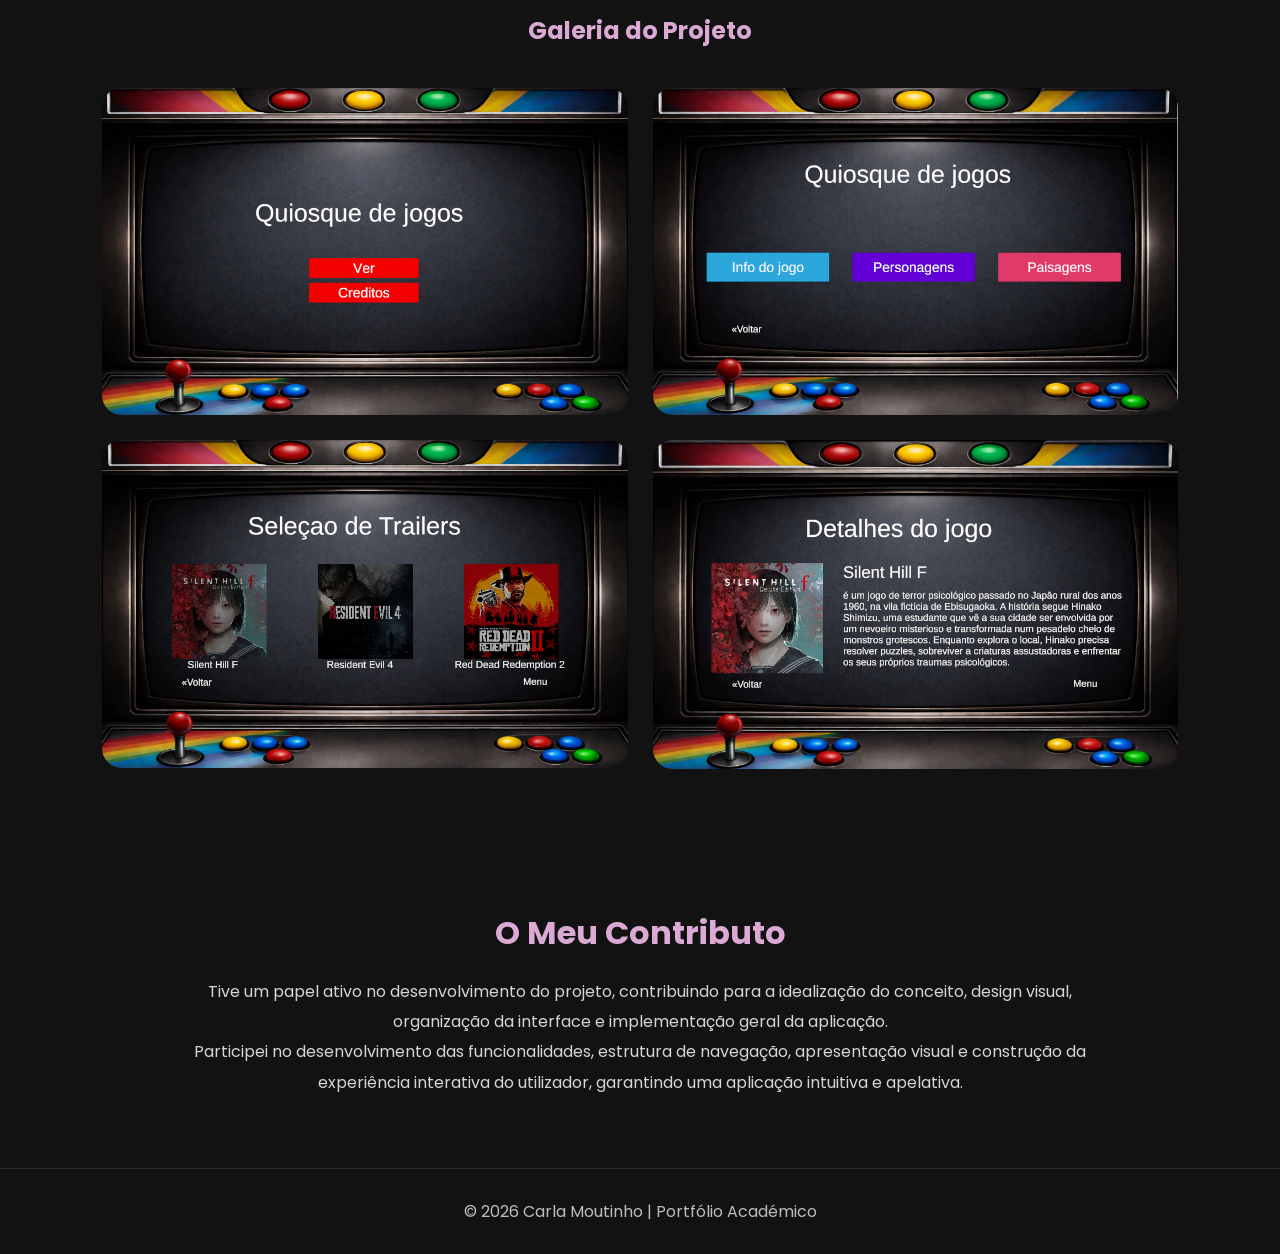
<file: tg1.html>
<!DOCTYPE html>
<html lang="pt">

<head>
    <meta charset="UTF-8">
    <meta name="viewport" content="width=device-width, initial-scale=1.0">
    <title>Quiosque Interativo | Carla Moutinho</title>
    <link rel="stylesheet" href="style.css">
</head>

<body>

<header>
    <nav class="navbar">
        <h1 class="logo">Carla Moutinho</h1>

        <ul class="nav-links">
            <li><a href="index.html">Início</a></li>
            <li><a href="sobre.html">Sobre Mim</a></li>
            <li><a href="tarefasgrupo.html">Tarefas de Grupo</a></li>
            <li><a href="tarefasindividuais.html">Tarefas Individuais</a></li>
            <li><a href="extras.html">Extras</a></li>
        </ul>
    </nav>
</header>

<!-- HERO DO PROJETO -->
<section class="projeto-banner">

    <div class="banner-text">

        <h1>🎬 Quiosque Interativo de Jogos</h1>

        <p>
            <p>
    Projeto desenvolvido no âmbito da unidade curricular
    de Conteúdos Interativos, inspirado na nostalgia das
    antigas máquinas arcade e espaços de videojogos
    retro dos anos 90.
</p>
        </p>

        <a href="http://193.137.7.33/~aluno27653/TG1Grupo13/Ap/"
            target="_blank"
            class="btn-primary">
            🎮 Experimentar Projeto
        </a>

    </div>

    <div class="banner-image">
        <img src="Fotos/tg1ini.png" alt="Quiosque Interativo">
    </div>

</section>

<!-- OBJETIVO -->
<section class="info-section">

    <h2>Objetivo do Projeto</h2>

    <p>
        O principal objetivo deste projeto foi desenvolver uma
        aplicação interativa inspirada em espaços de videojogos
retro dos anos 90, proporcionando uma experiência
        nostálgica e intuitiva ao utilizador.
    </p>

    <p>
        A aplicação permite explorar diferentes categorias de
        jogos, visualizar informações detalhadas e navegar
        por uma interface visualmente apelativa e interativa.
    </p>

</section>

<!-- PROCESSO -->
<section class="info-section">

    <h2>Inspiração e Processo Criativo</h2>

    <p>
        O conceito surgiu através de brainstorming em grupo,
        onde foram exploradas diferentes ideias até chegar
        ao tema retro inspirado na estética das antigas
        maquinas de jogos dos anos 90.
    </p>

    <p>
        O foco do projeto foi criar uma experiência visual
        imersiva, utilizando elementos gráficos apelativos,
        organização intuitiva e interatividade para envolver
        o utilizador.
    </p>

</section>

<!-- TECNOLOGIAS -->
<section class="competencias">

    <h2>Competências e Ferramentas Utilizadas</h2>

    <div class="skills">
        
        <span>Design UI</span>
        <span>Interatividade</span>
        <span>Multimédia</span>
        <span>Design Visual</span>
        <span>UX</span>
         <span>Unity</span>
    </div>

</section>

<!-- GALERIA -->
<section class="galeria">

    <h2>Galeria do Projeto</h2>

    <div class="galeria-grid">

        <img src="Fotos/tg1ini.png" alt="">
        <img src="Fotos/tg1info.png" alt="">
        <img src="Fotos/tg1selecao.png" alt="">
        <img src="Fotos/tg1jogo.png" alt="">

    </div>

</section>

<!-- CONTRIBUTO -->
<section class="info-section">

    <h2>O Meu Contributo</h2>

    <p>
        Tive um papel ativo no desenvolvimento do projeto,
        contribuindo para a idealização do conceito, design
        visual, organização da interface e implementação
        geral da aplicação.
    </p>

    <p>
        Participei no desenvolvimento das funcionalidades,
        estrutura de navegação, apresentação visual e
        construção da experiência interativa do utilizador,
        garantindo uma aplicação intuitiva e apelativa.
    </p>

</section>

<footer>
    <p>© 2026 Carla Moutinho | Portfólio Académico</p>
</footer>

</body>

</html>
</file>
<file: style.css>
@import url('https://fonts.googleapis.com/css2?family=Poppins:wght@300;400;500;600;700&display=swap');

*{
    margin: 0;
    padding: 0;
    box-sizing: border-box;
}

html{
    scroll-behavior: smooth;
}

body{
    font-family: 'Poppins', sans-serif;
    background: #121212;
    color: #ffffff;
}

/* NAVBAR */

header{
    position: sticky;
    top: 0;
    z-index: 1000;
}

.navbar{
    display: flex;
    justify-content: space-between;
    align-items: center;
    padding: 22px 8%;
    background: rgba(18,18,18,0.95);
    backdrop-filter: blur(10px);
    border-bottom: 1px solid rgba(196, 142, 191, 0.2);
}

.logo{
    color: #dba9d4;
    font-size: 1.6rem;
    font-weight: 700;
}

.nav-links{
    display: flex;
    list-style: none;
    gap: 30px;
}

.nav-links a{
    text-decoration: none;
    color: #f4dff1;
    transition: 0.3s;
    font-weight: 500;
}

.nav-links a:hover{
    color: #dba9d4;
}

/* HERO SECTION */

.hero{
    min-height: 90vh;
    display: flex;
    justify-content: space-between;
    align-items: center;
    padding: 80px 8%;
    gap: 60px;
}

.hero-text{
    flex: 1;
}

.hero-text h2{
    font-size: 3rem;
    margin-bottom: 20px;
}

.hero-text span{
    color: #dba9d4;
}

.hero-text p{
    font-size: 1.1rem;
    line-height: 1.8;
    color: #d8d8d8;
    margin-bottom: 30px;
    max-width: 600px;
}

.hero-buttons{
    display: flex;
    gap: 20px;
}

.btn-primary,
.btn-secondary{
    text-decoration: none;
    padding: 14px 26px;
    border-radius: 12px;
    transition: 0.3s;
    font-weight: 600;
}

.btn-primary{
    background: linear-gradient(135deg,#d48ac7,#9e5e99);
    color: white;
}

.btn-primary:hover{
    transform: translateY(-3px);
}

.btn-secondary{
    border: 2px solid #d48ac7;
    color: #d48ac7;
}

.btn-secondary:hover{
    background: #d48ac7;
    color: white;
}

.hero-image{
    flex: 1;
    display: flex;
    justify-content: center;
}

.hero-image img{
    width: 380px;
    height: 380px;
    object-fit: cover;
    border-radius: 30px;
    border: 4px solid rgba(212,138,199,0.3);
    box-shadow: 0 0 30px rgba(212,138,199,0.2);
}

/* DESTAQUES */

.destaques{
    padding: 80px 8%;
}

.destaques h2{
    text-align: center;
    margin-bottom: 50px;
    font-size: 2.2rem;
    color: #dba9d4;
}

.cards-container{
    display: flex;
    justify-content: center;
    flex-wrap: wrap;
    gap: 30px;
}

.card{
    background: #1d1d1d;
    border-radius: 25px;
    overflow: hidden;
    width: 320px;
    transition: 0.3s;
    border: 1px solid rgba(212,138,199,0.15);
}

.card:hover{
    transform: translateY(-8px);
}

.card img{
    width: 100%;
    height: 220px;
    object-fit: cover;
}

.card h3{
    padding: 20px 20px 10px;
    color: #f5cfee;
}

.card p{
    padding: 0 20px;
    color: #d1d1d1;
    line-height: 1.7;
}

.card-btn{
    display: inline-block;
    margin: 20px;
    padding: 12px 20px;
    background: linear-gradient(135deg,#d48ac7,#9e5e99);
    color: white;
    text-decoration: none;
    border-radius: 10px;
    transition: 0.3s;
}

.card-btn:hover{
    transform: scale(1.05);
}

/* COMPETÊNCIAS */

.competencias{
    padding: 80px 8%;
    text-align: center;
}

.competencias h2{
    font-size: 2rem;
    color: #dba9d4;
    margin-bottom: 35px;
}

.skills{
    display: flex;
    justify-content: center;
    flex-wrap: wrap;
    gap: 20px;
}

.skills span{
    background: #1d1d1d;
    padding: 15px 22px;
    border-radius: 50px;
    border: 1px solid rgba(212,138,199,0.2);
    transition: 0.3s;
}

.skills span:hover{
    transform: scale(1.08);
    background: #2a2a2a;
}

/* FOOTER */

footer{
    text-align: center;
    padding: 30px;
    border-top: 1px solid rgba(212,138,199,0.15);
    color: #bdbdbd;
}

/* RESPONSIVO */

@media(max-width: 900px){

    .hero{
        flex-direction: column-reverse;
        text-align: center;
    }

    .hero-text p{
        margin: auto;
        margin-bottom: 30px;
    }

    .hero-buttons{
        justify-content: center;
    }

    .navbar{
        flex-direction: column;
        gap: 20px;
    }

    .nav-links{
        flex-wrap: wrap;
        justify-content: center;
    }

    .hero-image img{
        width: 280px;
        height: 280px;
    }

}

/* SOBRE MIM */

.sobre-container{
    display: flex;
    align-items: center;
    justify-content: center;
    gap: 60px;
    padding: 90px 8%;
    flex-wrap: wrap;
}

.sobre-img img{
    width: 350px;
    height: 450px;
    object-fit: cover;
    border-radius: 30px;
    border: 3px solid rgba(212,138,199,0.25);
    box-shadow: 0 0 30px rgba(212,138,199,0.15);
}

.sobre-texto{
    max-width: 700px;
}

.sobre-texto h2{
    font-size: 2.5rem;
    color: #dba9d4;
    margin-bottom: 20px;
}

.sobre-texto p{
    line-height: 1.9;
    color: #d5d5d5;
    margin-bottom: 20px;
}

/* INTERESSES */

.interesses{
    padding: 80px 8%;
    text-align: center;
}

.interesses h2{
    color: #dba9d4;
    margin-bottom: 40px;
    font-size: 2rem;
}

.interesses-cards{
    display: flex;
    justify-content: center;
    gap: 30px;
    flex-wrap: wrap;
}

.interesse-card{
    background: #1d1d1d;
    width: 300px;
    padding: 30px;
    border-radius: 25px;
    transition: 0.3s;
    border: 1px solid rgba(212,138,199,0.15);
}

.interesse-card:hover{
    transform: translateY(-8px);
}

.interesse-card h3{
    margin: 15px 0;
    color: #f5cfee;
}

.interesse-card p{
    color: #cccccc;
    line-height: 1.7;
}

/* PAGE TITLE */

.page-title{
    text-align: center;
    padding: 80px 8% 40px;
}

.page-title h2{
    font-size: 2.5rem;
    color: #dba9d4;
    margin-bottom: 15px;
}

.page-title p{
    color: #d3d3d3;
    max-width: 700px;
    margin: auto;
    line-height: 1.8;
}

/* TAREFAS GRUPO */

.projeto-grupo{
    display: flex;
    justify-content: center;
    align-items: center;
    gap: 50px;
    padding: 80px 8%;
    flex-wrap: wrap;
}

.grupo-info{
    flex: 1;
    min-width: 320px;
}

.grupo-info h2{
    color: #f4c4eb;
    margin-bottom: 20px;
    font-size: 2rem;
}

.grupo-info p{
    line-height: 1.9;
    color: #d8d8d8;
    margin-bottom: 20px;
}

/* TAGS */

.tags{
    display: flex;
    flex-wrap: wrap;
    gap: 12px;
    margin-bottom: 25px;
}

.tags span{
    background: #1d1d1d;
    border: 1px solid rgba(212,138,199,0.15);
    padding: 12px 18px;
    border-radius: 50px;
    color: #efc8e9;
}

/* BOTÕES */

.botoes-projeto{
    display: flex;
    gap: 15px;
    flex-wrap: wrap;
    margin-top: 25px;
}

/* TG1 - GALERIA */

.grupo-gallery{
    display: grid;
    grid-template-columns: repeat(2,1fr);
    gap: 20px;
    flex: 1;
    min-width: 300px;
    max-width: 550px;
}

.grupo-gallery img{
    width: 100%;
    height: 220px;
    object-fit: cover;
    border-radius: 20px;
    transition: 0.3s;
    border: 1px solid rgba(212,138,199,0.15);
}

.grupo-gallery img:hover{
    transform: scale(1.03);
}

/* TG2 */

.tg2{
    border-top: 1px solid rgba(212,138,199,0.1);
}


.tg2-preview{
    display: flex;
    flex-wrap: wrap;
    justify-content: center;
    gap: 20px;
    flex: 1;
    min-width: 320px;
    max-width: 950px;
}

.tg2-preview img{
    width: 100%;
    max-width: 420px;
    height: 280px;
    object-fit: cover;
    border-radius: 20px;
    transition: 0.3s;
    border: 1px solid rgba(212,138,199,0.15);
    box-shadow: 0 0 20px rgba(212,138,199,0.08);
}

.tg2-preview img:hover{
    transform: scale(1.03);
}

/* RESPONSIVO */

@media(max-width: 900px){

    .grupo-gallery,
    .tg2-preview{
        grid-template-columns: 1fr;
    }

    .grupo-gallery img,
    .tg2-preview img{
        height: auto;
    }
}

/* TG1 */

.projeto-banner{
    display: flex;
    justify-content: center;
    align-items: center;
    gap: 60px;
    padding: 90px 8%;
    flex-wrap: wrap;
}

.banner-text{
    flex: 1;
}

.banner-text h1{
    font-size: 3rem;
    color: #dba9d4;
    margin-bottom: 20px;
}

.banner-text p{
    color: #d8d8d8;
    line-height: 1.9;
    margin-bottom: 30px;
}

.banner-image img{
    width: 450px;
    border-radius: 30px;
}

.info-section{
    padding: 70px 8%;
    text-align: center;
}

.info-section h2{
    color: #dba9d4;
    margin-bottom: 20px;
    font-size: 2rem;
}

.info-section p{
    max-width: 900px;
    margin: auto;
    line-height: 1.9;
    color: #d5d5d5;
}

.galeria{
    padding: 70px 8%;
}

.galeria h2{
    text-align: center;
    color: #dba9d4;
    margin-bottom: 40px;
}

.galeria-grid{
    display: grid;
    grid-template-columns: repeat(2,1fr);
    gap: 25px;
}

.galeria-grid img{
    width: 100%;
    border-radius: 20px;
    transition: 0.3s;
}

.galeria-grid img:hover{
    transform: scale(1.02);
}
.botoes-projeto{
    display: flex;
    gap: 15px;
    flex-wrap: wrap;
    margin-top: 25px;
}
.card-buttons{
    display: flex;
    gap: 10px;
    flex-wrap: wrap;
    padding: 0 20px 20px;
}

/* PROJETOS CRIATIVOS */

.arte-card{
    background: #1d1d1d;
    border-radius: 25px;
    overflow: hidden;
    border: 1px solid rgba(212,138,199,0.15);
    transition: 0.3s;
}

.arte-card:hover{
    transform: translateY(-8px);
}

.arte-card img{
    width: 100%;
    height: 400px;
    object-fit: cover;
}

.arte-card p{
    padding: 20px;
    text-align: center;
    color: #d7d7d7;
    line-height: 1.7;
}
/* FICHAS 8 9 10 */

.coluna{
    flex-direction: column;
    text-align: center;
}

.centro{
    max-width: 900px;
}

.coluna .tags{
    justify-content: center;
}

.coluna .botoes-projeto{
    justify-content: center;
}

.coluna .tg2-preview{
    max-width: 1200px;
    justify-content: center;
}

.coluna .tg2-preview img{
    max-width: 380px;
    height: 250px;
}

/* PROJETOS CRIATIVOS */

.galeria-criativa{
    display: flex;
    justify-content: center;
    gap: 30px;
    flex-wrap: wrap;
    margin-top: 50px;
}

.arte-card{
    background: #1d1d1d;
    border-radius: 30px;
    overflow: hidden;
    width: 350px;
    transition: 0.3s;
    border: 1px solid rgba(212,138,199,0.15);
}

.arte-card:hover{
    transform: translateY(-8px);
}

.arte-card img{
    width: 100%;
    height: 420px;
    object-fit: contain;
    background: #161616;
}

.arte-info{
    padding: 25px;
    text-align: center;
}

.arte-info h3{
    color: #f4c4eb;
    margin-bottom: 12px;
}

.arte-info p{
    color: #d7d7d7;
    line-height: 1.8;
}
</file>
